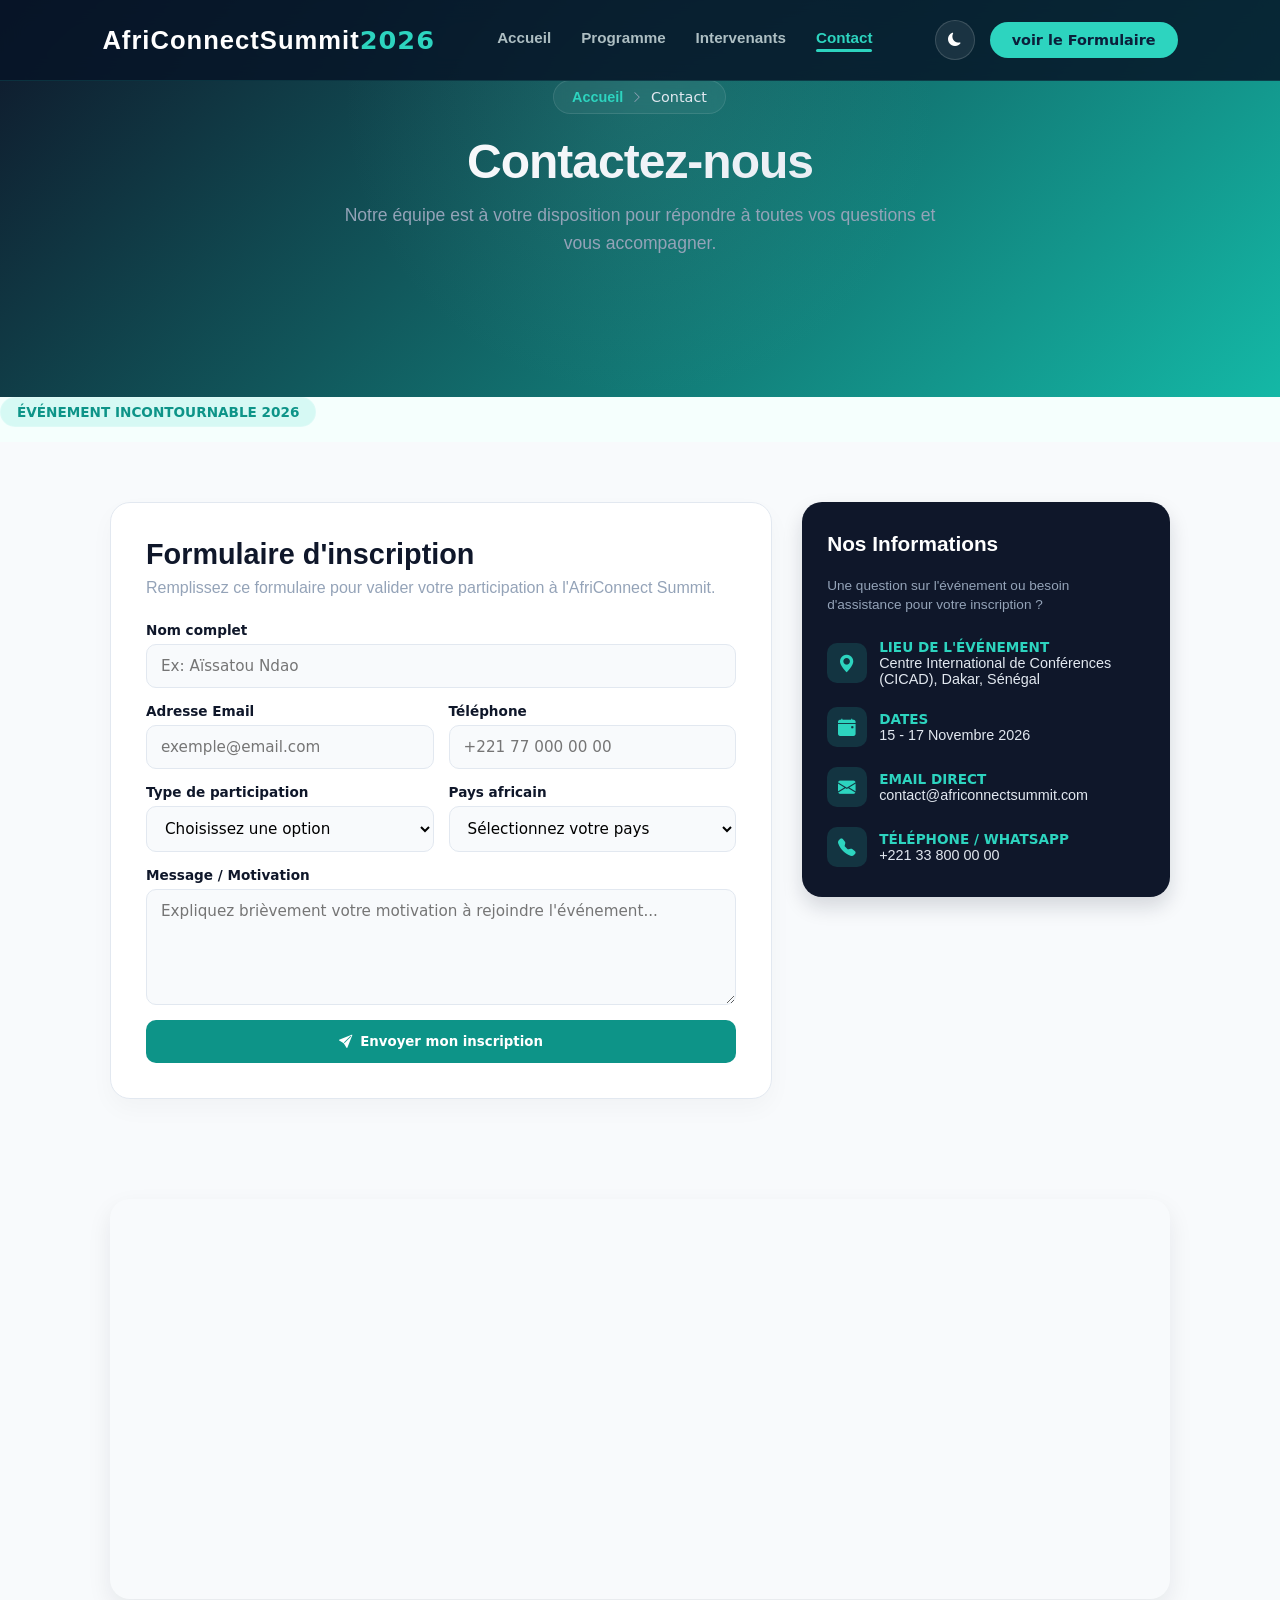
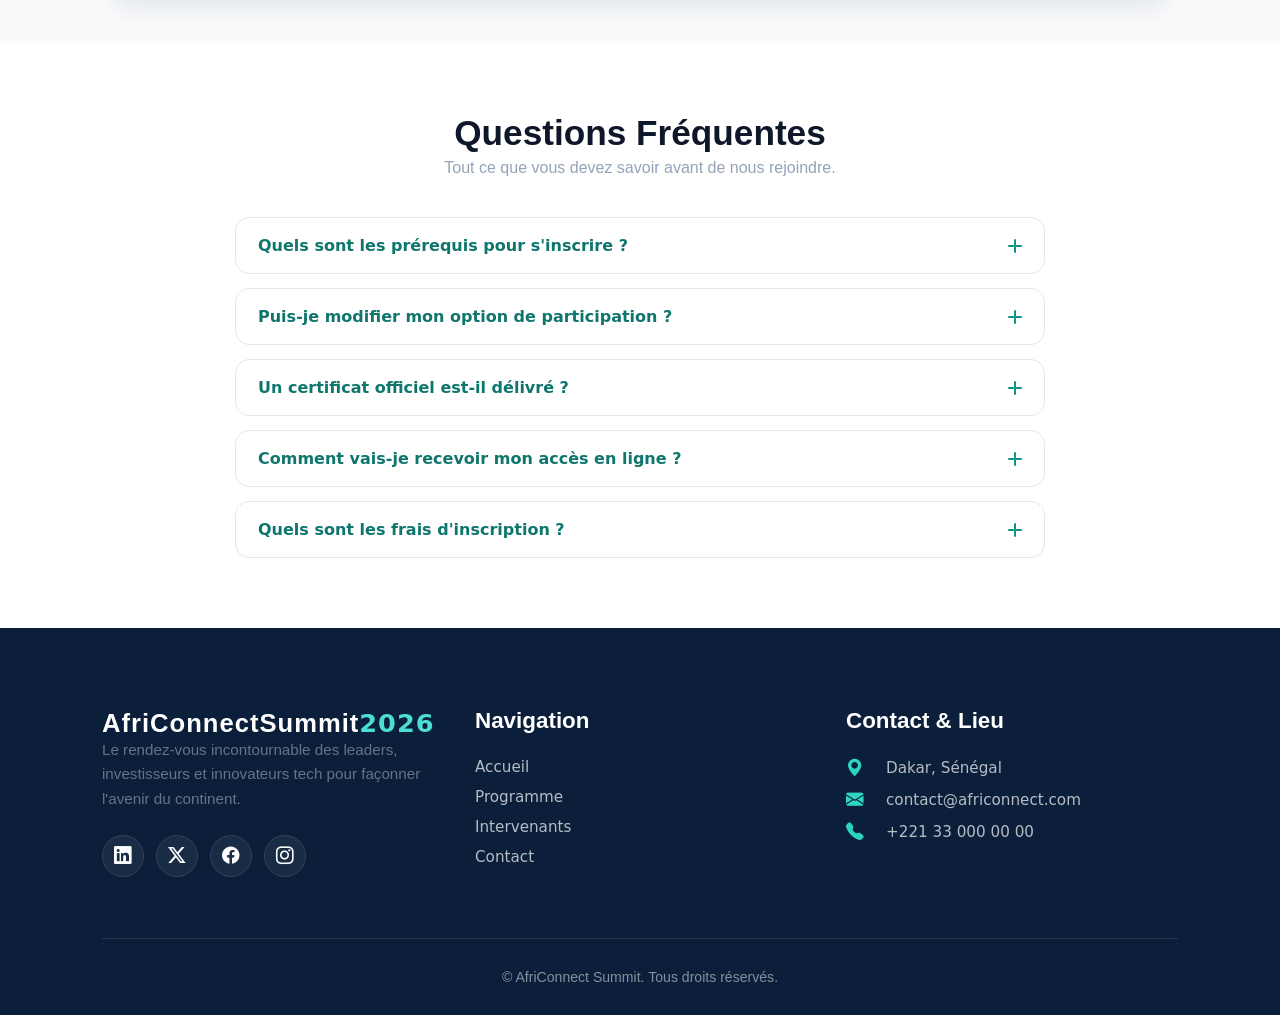
<file: contact.html>
<!DOCTYPE html>
<html lang="en">
<head>
    <meta charset="UTF-8">
    <meta name="viewport" content="width=device-width, initial-scale=1.0">
    <title>Contact</title>
      <!-- feuille de style -->
    <link rel="stylesheet" href="css/style.css">
    <link rel="stylesheet" href="https://cdn.jsdelivr.net/npm/bootstrap-icons@1.11.3/font/bootstrap-icons.min.css">
     <link href="https://fonts.googleapis.com/css2?family=Inter:wght@400;500;600;700&family=Space+Grotesk:wght@500;600;700&display=swap" rel="stylesheet">
</head>
<body>
     <header class="barre-navigation">
    <div class="conteneur-navigation">
      <a href="index.html" class="logo-marque"> <div class="logo">AfriConnectSummit<span>2026</span></div></a>
       <button id="bouton-burger" class="bouton-burger" aria-label="Ouvrir le menu">
      <span class="barre"></span>
      <span class="barre"></span>
      <span class="barre"></span>
    </button>
      <nav class="liens-menu">
        <a href="index.html">Accueil</a>
        <a href="programme.html" >Programme</a>
        <a href="intervenants.html">Intervenants</a>
        <a href="contact.html"class="actuel">Contact</a>
      </nav>

      <div class="actions-navigation">
        <button id="bouton-theme" class="bouton-theme" aria-label="Changer de thème">
          <i class="bi bi-moon-fill"></i>
        </button>
        <a href="index.html#billetterie" class="bouton-pass">voir le Formulaire</a>
      </div>
    </div>
  </header>
  <!-- Section HERO / Fil d'Ariane avec Dégradé Pro -->
<section class="contact-hero">
  <div class="hero-overlay"></div>
  <div class="container contacthero-content">
    
    <!-- Fil d'Ariane -->
    <nav class="breadcrumb section-animee">
      <a href="index.html">Accueil</a> 
      <span class="breadcrumb-separator"><i class="bi bi-chevron-right"></i></span> 
      <span class="current-page  section-animee">Contact</span>
    </nav>
    
    <!-- Titre Principal -->
    <h1 class="section-animee">Contactez-nous</h1>
    <p class="hero-subtitle  section-animee">Notre équipe est à votre disposition pour répondre à toutes vos questions et vous accompagner.</p>
    
  </div>
</section>

<!-- Grande Image sous le Hero -->
<!-- <div class="hero-image-wrapper">
  <div class="container">
    <div class="image-box">
      <img src="images/image africonnect.png" alt="Équipe AfriConnect Summit" class="hero-img">
    </div>
  </div>
</div> -->
  <span class="badge">Événement Incontournable 2026</span>
  <!-- Section Contact / Inscription -->
<section class="contact-section">
  <div class="container contact-wrapper">
    
    <!-- Colonne Gauche : Formulaire (Plus large) -->
    <div class="contact-form-container section-animee">
      <h2>Formulaire d'inscription</h2>
      <p>Remplissez ce formulaire pour valider votre participation à l'AfriConnect Summit.</p>
       <div id="form-message" class="form-message"></div>
      <form action="#" method="POST" class="contact-form">
        
        <div class="form-group">
          <label for="fullname">Nom complet</label>
          <input type="text" id="fullname" name="fullname" placeholder="Ex: Aïssatou Ndao" required>
        </div>

        <div class="form-row">
          <div class="form-group">
            <label for="email">Adresse Email</label>
            <input type="email" id="email" name="email" placeholder="exemple@email.com" required>
          </div>

          <div class="form-group">
            <label for="phone">Téléphone</label>
            <input type="tel" id="phone" name="phone" placeholder="+221 77 000 00 00" required>
          </div>
        </div>

        <div class="form-row">
          <div class="form-group">
            <label for="participation">Type de participation</label>
            <select id="participation" name="participation" required>
              <option value="" disabled selected>Choisissez une option</option>
              <option value="participant">Participant / Visiteur</option>
              <option value="speaker">Intervenant / Speaker</option>
              <option value="sponsor">Sponsor / Partenaire</option>
              <option value="exposant">Exposant</option>
              <option value="presse">Presse / Média</option>
            </select>
          </div>

          <div class="form-group">
            <label for="country">Pays africain</label>
            <select id="country" name="country" required>
              <option value="" disabled selected>Sélectionnez votre pays</option>
              <option value="senegal">Sénégal</option>
              <option value="cote-divoire">Côte d'Ivoire</option>
              <option value="cameroun">Cameroun</option>
              <option value="mali">Mali</option>
              <option value="maroc">Maroc</option>
              <option value="rwanda">Rwanda</option>
              <option value="nigeria">Nigéria</option>
              <option value="kenya">Kenya</option>
              <option value="ghana">Ghana</option>
              <option value="rdc">RDC (Congo)</option>
              <option value="autre">Autre pays</option>
            </select>
          </div>
        </div>

        <div class="form-group">
          <label for="message">Message / Motivation</label>
          <textarea id="message" name="message" rows="5" placeholder="Expliquez brièvement votre motivation à rejoindre l'événement..." required></textarea>
        </div>

        <button type="submit" class="btn-submit">
          <i class="bi bi-send-fill"></i> Envoyer mon inscription
        </button>

      </form>
    </div>

    <!-- Colonne Droite : Informations de contact avec icônes Bootstrap -->
    <div class="contact-info-container">
      <h3>Nos Informations </h3>
      <p class="info-description">Une question sur l'événement ou besoin d'assistance pour votre inscription ?</p>

      <div class="info-item">
        <div class="info-icon">
          <i class="bi bi-geo-alt-fill"></i>
        </div>
        <div>
          <h4>Lieu de l'événement</h4>
          <p>Centre International de Conférences (CICAD), Dakar, Sénégal</p>
        </div>
      </div>

      <div class="info-item">
        <div class="info-icon">
          <i class="bi bi-calendar-event-fill"></i>
        </div>
        <div>
          <h4>Dates</h4>
          <p>15 - 17 Novembre 2026</p>
        </div>
      </div>

      <div class="info-item">
        <div class="info-icon">
          <i class="bi bi-envelope-fill"></i>
        </div>
        <div>
          <h4>Email Direct</h4>
          <p>contact@africonnectsummit.com</p>
        </div>
      </div>

      <div class="info-item">
        <div class="info-icon">
          <i class="bi bi-telephone-fill"></i>
        </div>
        <div>
          <h4>Téléphone / WhatsApp</h4>
          <p>+221 33 800 00 00</p>
        </div>
      </div>

    </div>

  </div>
</section>
<!-- Section Carte Google Maps -->
<section class="map-section">
  <div class="container map-container">
    <iframe 
      src="https://www.google.com/maps/embed?pb=!1m18!1m12!1m3!1d15431.396863266205!2d-17.528383!3d14.742352!2m3!1f0!2f0!3f0!3m2!1i1024!2i768!4f13.1!3m3!1m2!1s0xec1133333333333%3A0x1111111111111111!2sLes%20Almadies%2C%20Dakar!5e0!3m2!1sfr!2ssn!4v1700000000000!5m2!1sfr!2ssn" 
      class="google-map"
      allowfullscreen="" 
      loading="lazy" 
      referrerpolicy="no-referrer-when-downgrade">
    </iframe>
  </div>
</section>



  
  <!-- FAQ PREMIUM (CSS PUR) -->
  <section class="section-faq">
    <h2 class="faq-titre">Questions Fréquentes</h2>
    <p class="faq-sous-titre">Tout ce que vous devez savoir avant de nous rejoindre.</p>

    <div class="accordeon-ensemble">
      
      <!-- Q1 -->
      <div class="accordeon-element">
        <input type="checkbox" id="faq-1" class="accordeon-state">
        <label for="faq-1" class="accordeon-entete">
          <span>Quels sont les prérequis pour s'inscrire ?</span>
          <span class="accordeon-icone"></span>
        </label>
        <div class="accordeon-corps">
          <div class="accordeon-contenu">
            <p>L'inscription est totalement accessible à tous. Il vous suffit de renseigner des informations exactes via notre formulaire afin que nous puissions valider votre présence.</p>
          </div>
        </div>
      </div>

      <!-- Q2 -->
      <div class="accordeon-element">
        <input type="checkbox" id="faq-2" class="accordeon-state">
        <label for="faq-2" class="accordeon-entete">
          <span>Puis-je modifier mon option de participation ?</span>
          <span class="accordeon-icone"></span>
        </label>
        <div class="accordeon-corps">
          <div class="accordeon-contenu">
            <p>Absolument. Un simple courriel adressé à notre support jusqu'à 48 heures avant l'événement vous permet de changer d'option (Passage de distanciel à présentiel selon disponibilités).</p>
          </div>
        </div>
      </div>

      <!-- Q3 -->
      <div class="accordeon-element">
        <input type="checkbox" id="faq-3" class="accordeon-state">
        <label for="faq-3" class="accordeon-entete">
          <span>Un certificat officiel est-il délivré ?</span>
          <span class="accordeon-icone"></span>
        </label>
        <div class="accordeon-corps">
          <div class="accordeon-contenu">
            <p>Oui, une attestation nominative sécurisée est transmise au format PDF à l'issue de la session pour l'ensemble des participants ayant assisté au programme.</p>
          </div>
        </div>
      </div>

      <!-- Q4 -->
      <div class="accordeon-element">
        <input type="checkbox" id="faq-4" class="accordeon-state">
        <label for="faq-4" class="accordeon-entete">
          <span>Comment vais-je recevoir mon accès en ligne ?</span>
          <span class="accordeon-icone"></span>
        </label>
        <div class="accordeon-corps">
          <div class="accordeon-contenu">
            <p>Un lien d'accès personnel ainsi que les identifiants de connexion vous seront envoyés directement par e-mail 24 heures avant l'ouverture du direct.</p>
          </div>
        </div>
      </div>

      <!-- Q5 -->
      <div class="accordeon-element">
        <input type="checkbox" id="faq-5" class="accordeon-state">
        <label for="faq-5" class="accordeon-entete">
          <span>Quels sont les frais d'inscription ?</span>
          <span class="accordeon-icone"></span>
        </label>
        <div class="accordeon-corps">
          <div class="accordeon-contenu">
            <p>L'accès standard à la conférence est entièrement gratuit. La réservation préalable demeure néanmoins obligatoire afin de garantir la qualité des échanges.</p>
          </div>
        </div>
      </div>

    </div>
  </section>

    
<!-- FOOTER -->
  <footer class="pied-de-page">
    <div class="conteneur-footer">
      
      <div class="colonne-footer section-animee">
        <div class="logo">AfriConnectSummit<span>2026</span></div>
        <p class="texte-propos">
          Le rendez-vous incontournable des leaders, investisseurs et innovateurs tech pour façonner l'avenir du continent.
        </p>
        <div class="reseaux-sociaux">
          <a href="#" aria-label="LinkedIn"><i class="bi bi-linkedin"></i></a>
          <a href="#" aria-label="X (Twitter)"><i class="bi bi-twitter-x"></i></a>
          <a href="#" aria-label="Facebook"><i class="bi bi-facebook"></i></a>
          <a href="#" aria-label="Instagram"><i class="bi bi-instagram"></i></a>
        </div>
      </div>

      <div class="colonne-footer section-animee">
        <h3 class="titre-colonne">Navigation</h3>
        <ul class="liens-navigation">
          <li><a href="index.html">Accueil</a></li>
          <li><a href="programme.html">Programme</a></li>
          <li><a href="intervenants.html">Intervenants</a></li>
          <li><a href="contact.html">Contact</a></li>
        </ul>
      </div>

      <div class="colonne-footer section-animee">
        <h3 class="titre-colonne">Contact & Lieu</h3>
        <ul class="liste-contact">
          <li><i class="bi bi-geo-alt-fill"></i> Dakar, Sénégal</li>
          <li><i class="bi bi-envelope-fill"></i> contact@africonnect.com</li>
          <li><i class="bi bi-telephone-fill"></i> +221 33 000 00 00</li>
        </ul>
      </div>

    </div>

    <div class="bas-de-page">
      <p>© <span id="annee-courante"></span> AfriConnect Summit. Tous droits réservés.</p>
      <button id="bouton-retour-haut" class="bouton-retour-haut" aria-label="Retour en haut de la page">
        <i class="bi bi-arrow-up"></i>
      </button>
    </div>
  </footer>  


     <!--  script JavaScript -->
 <script src="js/main.js"></script>

</body>
</html>
</file>
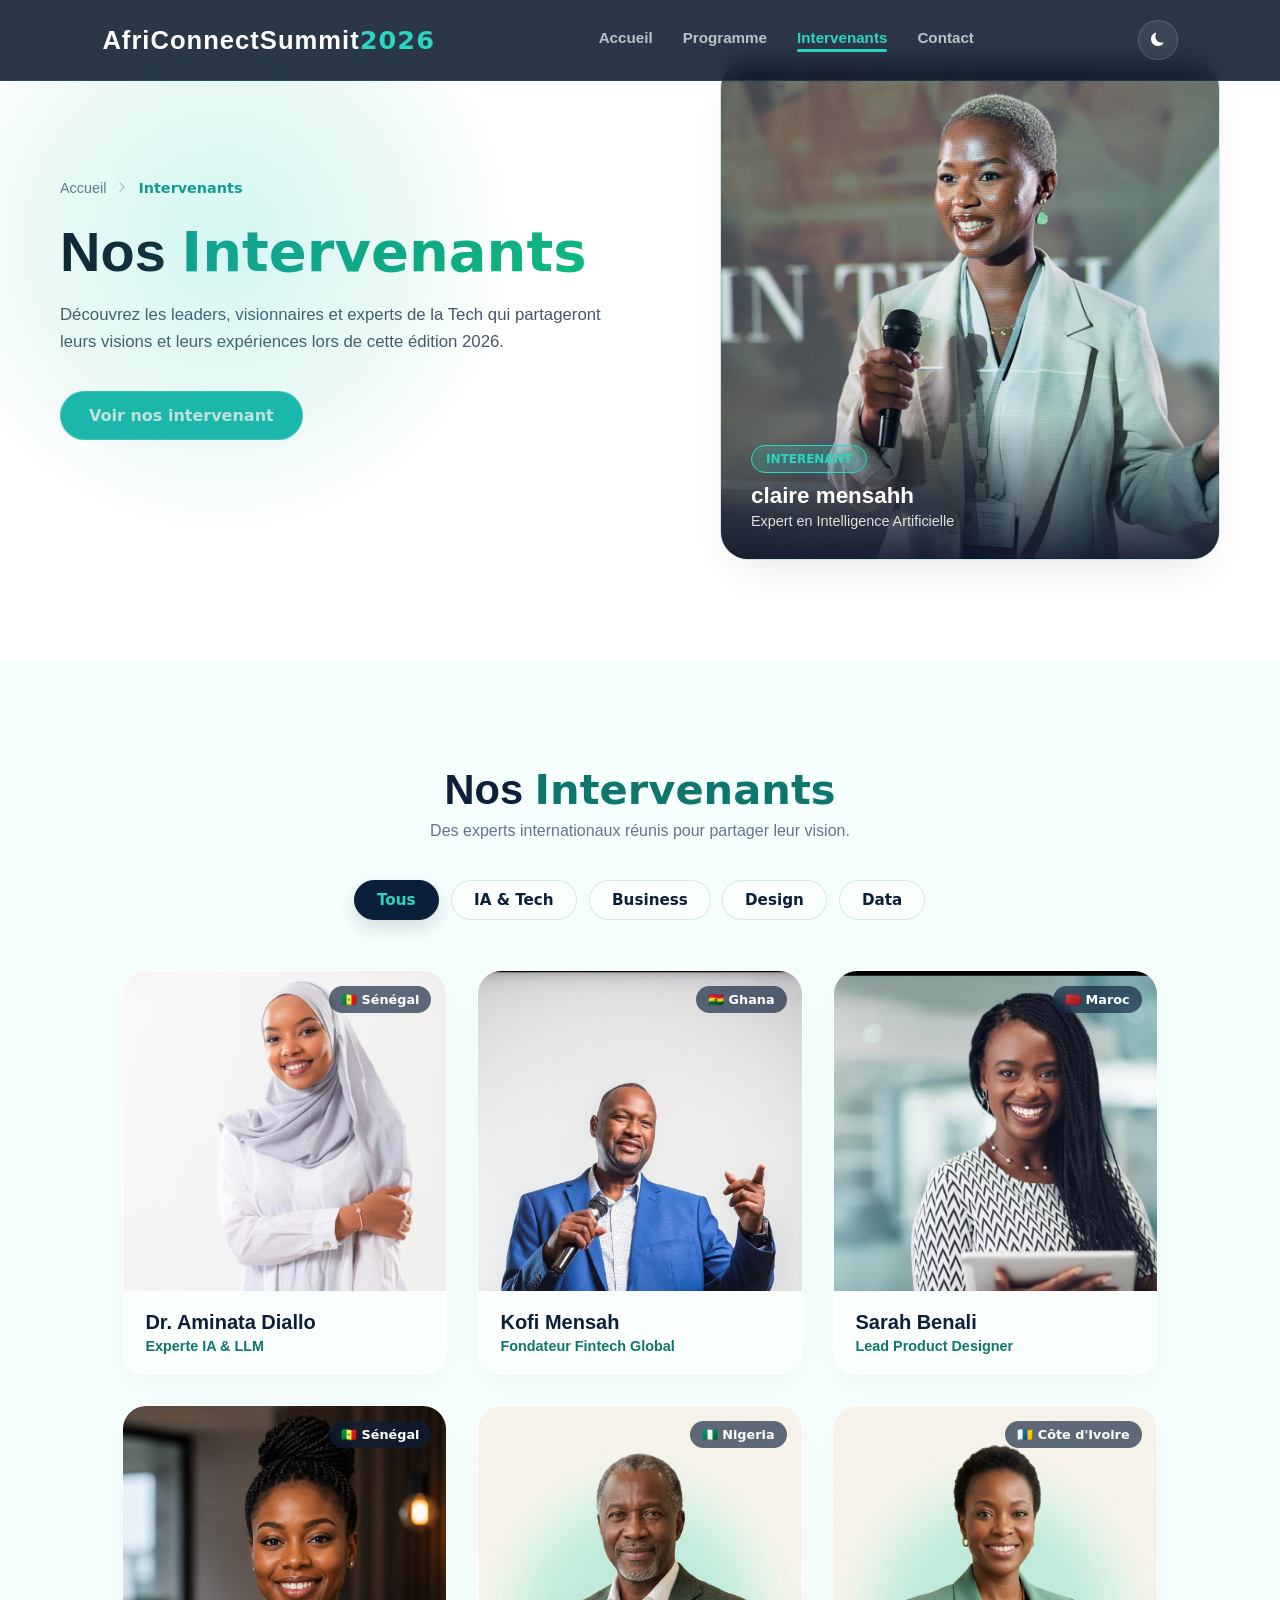
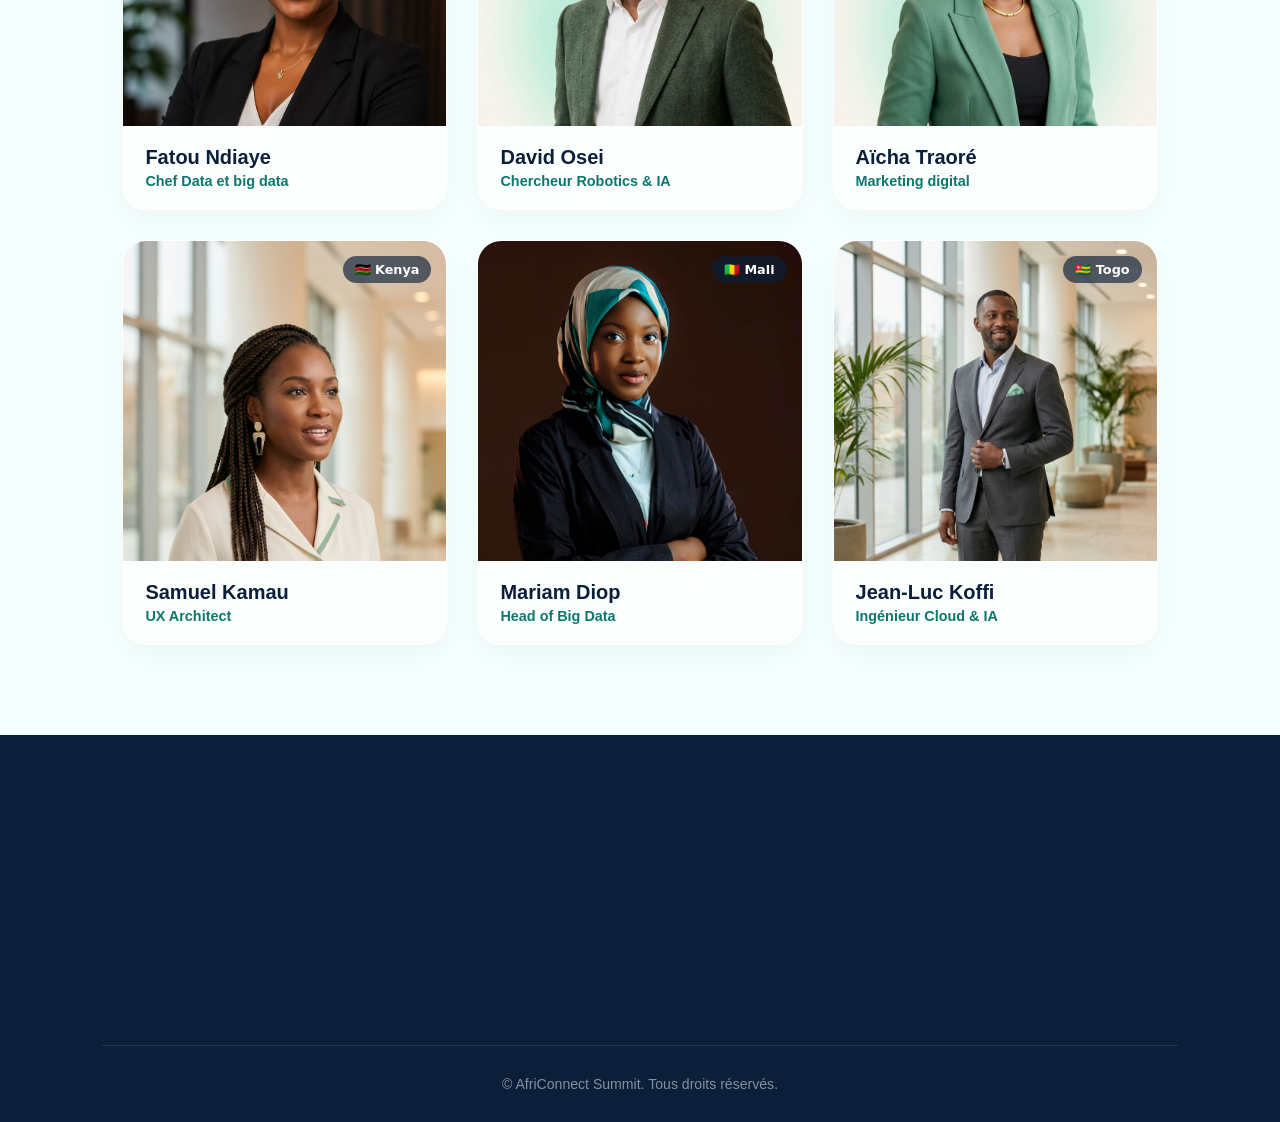
<file: intervenants.html>
<!DOCTYPE html>
<html lang="en">
<head>
    <meta charset="UTF-8">
    <meta name="viewport" content="width=device-width, initial-scale=1.0">
    <title>intervenants</title>
      <!-- feuille de style -->
    <link rel="stylesheet" href="css/style.css">
    <link rel="stylesheet" href="https://cdn.jsdelivr.net/npm/bootstrap-icons@1.11.3/font/bootstrap-icons.min.css">
    <link href="https://fonts.googleapis.com/css2?family=Inter:wght@400;500;600;700&family=Space+Grotesk:wght@500;600;700&display=swap" rel="stylesheet">
</head>
<body>
    
 <!-- BARRE DE NAVIGATION -->
  <header class="barre-navigation">
    <div class="conteneur-navigation">
      <a href="index.html" class="logo-marque"> <div class="logo">AfriConnectSummit<span>2026</span></div></a>
       <button id="bouton-burger" class="bouton-burger" aria-label="Ouvrir le menu">
      <span class="barre"></span>
      <span class="barre"></span>
      <span class="barre"></span>
    </button>
      <nav class="liens-menu">
        <a href="index.html">Accueil</a>
        <a href="programme.html" >Programme</a>
        <a href="intervenants.html"class="actuel">Intervenants</a>
        <a href="contact.html">Contact</a>
      </nav>

      <div class="actions-navigation">
        <button id="bouton-theme" class="bouton-theme" aria-label="Changer de thème">
          <i class="bi bi-moon-fill"></i>
        </button>
        <!-- <a href="index.html#billetterie" class="bouton-pass">voir les intervenants</a> -->
      </div>
    </div>
  </header>

<!-- HERO INTERVENANTS (Isolé dans la classe page-intervenants) -->
<section class="intervenants-hero section-animee">
  <div class="intervenants-hero-container">
    
    <!-- Cercle dégradé vert en arrière-plan -->
    <div class="intervenants-glow-circle"></div>

    <!-- Contenu Gauche -->
    <div class="intervenants-hero-content">
      
      <!-- Fil d'Ariane -->
      <nav class="intervenants-breadcrumb">
        <a href="index.html">Accueil</a>
        <i class="bi bi-chevron-right"></i>
        <span class="intervenants-breadcrumb-active">Intervenants</span>
      </nav>

      <!-- Grand Titre -->
      <h1 class="intervenants-hero-title">
        Nos <span class="intervenants-title-highlight">Intervenants</span>
      </h1>
      
      <p class="intervenants-hero-text">
        Découvrez les leaders, visionnaires et experts de la Tech qui partageront leurs visions et leurs expériences lors de cette édition 2026.
      </p>
      
      <!-- Boutons -->
      <div class="intervenants-hero-buttons">
       
        <a href="#programme" class="btn-secondary">Voir  nos intervenant</a>
      </div>
    </div>

    <!-- Contenu Droit : Carte Image -->
    <div class="intervenants-image-card ">
      <img src="images/interenant.jpg" alt="Speaker Keynote">
      <div class="intervenants-card-overlay">
        <span class="intervenants-badge">interenant</span>
        <h3>claire mensahh</h3>
        <p>Expert en Intelligence Artificielle</p>
      </div>
    </div>

  </div>
</section>

  
<section id="intervenants" class="section-intervenants  section-animee">
  <div class="conteneur-intervenants">
    
    <div class="en-tete-intervenants">
      <h2>Nos <span class="texte-degrade">Intervenants</span></h2>
      <p>Des experts internationaux réunis pour partager leur vision.</p>
    </div>

    <!-- BOUTONS DE FILTRAGE DYNAMIQUE -->
    <div class="filtres-container">
      <button class="btn-filtre actif  section-animee" data-filter="tous">Tous</button>
      <button class="btn-filtre  section-animee" data-filter="ia">IA & Tech</button>
      <button class="btn-filtre section-animee" data-filter="business">Business</button>
      <button class="btn-filtre section-animee" data-filter="design">Design</button>
      <button class="btn-filtre section-animee" data-filter="data">Data</button>
    </div>

    <!-- GRILLE DE 9 INTERVENANTS -->
    <div class="grille-intervenants">
      
      <!-- Speaker 1 -->
      <article class="carte-speaker" data-category="ia">
        <div class="speaker-photo-wrapper">
          <img src="images/amina.jpeg" alt="Dr. Aminata Diallo" class="speaker-photo" loading="lazy">
          <span class="speaker-pays">🇸🇳 Sénégal</span>
        </div>
        <div class="speaker-infos">
          <h3 class="speaker-nom">Dr. Aminata Diallo</h3>
          <p class="speaker-role">Experte IA & LLM</p>
        </div>
      </article>

      <!-- Speaker 2 -->
      <article class="carte-speaker" data-category="business">
        <div class="speaker-photo-wrapper">
          <img src="images/professeur.jpeg" alt="Kofi Mensah" class="speaker-photo" loading="lazy">
          <span class="speaker-pays">🇬🇭 Ghana</span>
        </div>
        <div class="speaker-infos">
          <h3 class="speaker-nom">Kofi Mensah</h3>
          <p class="speaker-role">Fondateur Fintech Global</p>
        </div>
      </article>

      <!-- Speaker 3 -->
      <article class="carte-speaker" data-category="design">
        <div class="speaker-photo-wrapper">
          <img src="images/claire.jpeg" alt="Sarah Benali" class="speaker-photo" loading="lazy">
          <span class="speaker-pays">🇲🇦 Maroc</span>
        </div>
        <div class="speaker-infos">
          <h3 class="speaker-nom">Sarah Benali</h3>
          <p class="speaker-role">Lead Product Designer</p>
        </div>
      </article>

      <!-- Speaker 4 -->
      <article class="carte-speaker" data-category="data">
        <div class="speaker-photo-wrapper">
          <img src="images/fatou.jpeg" alt="Fatou Ndiaye" class="speaker-photo" loading="lazy">
          <span class="speaker-pays">🇸🇳 Sénégal</span>
        </div>
        <div class="speaker-infos">
          <h3 class="speaker-nom">Fatou Ndiaye</h3>
          <p class="speaker-role">Chef Data et big data</p>
        </div>
      </article>

      <!-- Speaker 5 -->
      <article class="carte-speaker" data-category="ia">
        <div class="speaker-photo-wrapper">
          <img src="images/prof2.png" alt="David Osei" class="speaker-photo" loading="lazy">
          <span class="speaker-pays">🇳🇬 Nigeria</span>
        </div>
        <div class="speaker-infos">
          <h3 class="speaker-nom">David Osei</h3>
          <p class="speaker-role">Chercheur Robotics & IA</p>
        </div>
      </article>

      <!-- Speaker 6 -->
      <article class="carte-speaker" data-category="business">
        <div class="speaker-photo-wrapper">
          <img src="images/intervenant.png" alt="Aïcha Traoré" class="speaker-photo" loading="lazy">
          <span class="speaker-pays">🇮🇨 Côte d'Ivoire</span>
        </div>
        <div class="speaker-infos">
          <h3 class="speaker-nom">Aïcha Traoré</h3>
          <p class="speaker-role">Marketing digital</p>
        </div>
      </article>

      <!-- Speaker 7 -->
      <article class="carte-speaker" data-category="design">
        <div class="speaker-photo-wrapper">
          <img src="images/saratou.png" alt="Samuel Kamau" class="speaker-photo" loading="lazy">
          <span class="speaker-pays">🇰🇪 Kenya</span>
        </div>
        <div class="speaker-infos">
          <h3 class="speaker-nom">Samuel Kamau</h3>
          <p class="speaker-role">UX Architect</p>
        </div>
      </article>

      <!-- Speaker 8 -->
      <article class="carte-speaker" data-category="data">
        <div class="speaker-photo-wrapper">
          <img src="images/Astou.jpeg" alt="Mariam Diop" class="speaker-photo" loading="lazy">
          <span class="speaker-pays">🇲🇱 Mali</span>
        </div>
        <div class="speaker-infos">
          <h3 class="speaker-nom">Mariam Diop</h3>
          <p class="speaker-role">Head of Big Data</p>
        </div>
      </article>

      <!-- Speaker 9 -->
      <article class="carte-speaker" data-category="ia">
        <div class="speaker-photo-wrapper">
          <img src="images/Aline.png" alt="Jean-Luc Koffi" class="speaker-photo" loading="lazy">
          <span class="speaker-pays">🇹🇬 Togo</span>
        </div>
        <div class="speaker-infos">
          <h3 class="speaker-nom">Jean-Luc Koffi</h3>
          <p class="speaker-role">Ingénieur Cloud & IA</p>
        </div>
      </article>

    </div>

  </div>
</section>
 <footer class="pied-de-page">
    <div class="conteneur-footer">
      
      <div class="colonne-footer  section-animee">
        <div class="logo">AfriConnectSummit<span>2026</span></div>
        <p class="texte-propos">
          Le rendez-vous incontournable des leaders, investisseurs et innovateurs tech pour façonner l'avenir du continent.
        </p>
        <div class="reseaux-sociaux">
          <a href="#" aria-label="LinkedIn"><i class="bi bi-linkedin"></i></a>
          <a href="#" aria-label="X (Twitter)"><i class="bi bi-twitter-x"></i></a>
          <a href="#" aria-label="Facebook"><i class="bi bi-facebook"></i></a>
          <a href="#" aria-label="Instagram"><i class="bi bi-instagram"></i></a>
        </div>
      </div>

      <div class="colonne-footer section-animee">
        <h3 class="titre-colonne">Navigation</h3>
        <ul class="liens-navigation">
          <li><a href="index.html">Accueil</a></li>
          <li><a href="programme.html">Programme</a></li>
          <li><a href="intervenants.html">Intervenants</a></li>
          <li><a href="contact.html">Contact</a></li>
        </ul>
      </div>

      <div class="colonne-footer section-animee">
        <h3 class="titre-colonne">Contact & Lieu</h3>
        <ul class="liste-contact">
          <li><i class="bi bi-geo-alt-fill"></i> Dakar, Sénégal</li>
          <li><i class="bi bi-envelope-fill"></i> contact@africonnect.com</li>
          <li><i class="bi bi-telephone-fill"></i> +221 33 000 00 00</li>
        </ul>
      </div>

    </div>

    <div class="bas-de-page">
      <p>© <span id="annee-courante"></span> AfriConnect Summit. Tous droits réservés.</p>
      <button id="bouton-retour-haut" class="bouton-retour-haut" aria-label="Retour en haut de la page">
        <i class="bi bi-arrow-up"></i>
      </button>
    </div>
  </footer>


     <!--  script JavaScript -->
  <script src="js/main.js" ></script>

</body>
</html>
</file>
<file: css/style.css>
/* Reset basique */
* {
  margin: 0;
  padding: 0;
  box-sizing: border-box;
  font-family: 'Segoe UI', Roboto, Helvetica, Arial, sans-serif;
}

body {
  background-color: #0b0f12;
  color: #ffffff;
}

/* =========================================================
   ACCUEIL - DÉGRADÉ VERT MENTHE
   ========================================================= */
.hero-section {
  min-height: 90vh;
  width: 100%;
  
  /* Dégradé vert menthe radial vers le bas à droite */
  background: radial-gradient(
    circle at 85% 85%, 
    #257f77 0%,        /* Vert menthe vif */
    #248c99 30%,       /* Vert profond */
    #013937 60%,       /* Vert très sombre */
    #090d10 100%       /* Noir de fond */
  );
  
  display: flex;
  flex-direction: column;
  padding: 20px 8%;
  position: relative;
}

/* --- NAVIGATION --- */
.navbar {
  display: flex;
  justify-content: space-between;
  align-items: center;
  padding: 20px 0;
}

.logo {
  font-size: 1.6rem;
  font-weight: 800;
  letter-spacing: 1px;
}

.logo span {
  color: #4aded7;
}
.Afrique {
  color: #45d0cb;
}


/* --- CONTENU --- */
.hero-content {
  max-width: 750px;
  margin: auto 0;
  padding-top: 55px;
  padding-bottom: 20px;
}

.badge {
  display: inline-block;
  background: rgba(255, 255, 255, 0.08);
  border: 1px solid rgba(255, 255, 255, 0.15);
  padding: 8px 16px;
  border-radius: 20px;
  font-size: 0.85rem;
  color: #e2e8f0;
  margin-bottom: 24px;
}

.hero-content h1 {
  font-size: 3.5rem;
  line-height: 1.3;

  font-weight: 900;
  color: #ffffff;
  margin-bottom: 20px;
}

.hero-content p {
  font-size: 1.1rem;
  color: #cbd5e1;
  margin-bottom: 30px;
  line-height: 1.6;
}

/* --- BOUTONS --- */
.hero-buttons {
  display: flex;
  gap: 15px;
  margin-bottom: 35px; /* Espace avant le compteur */
}

.btn-secondary {
  background-color:  #4bd5ce  ;
  color: #000000;
  padding: 14px 28px;
  border-radius: 25px;
  text-decoration: none;
  font-weight: 600;
  transition: transform 0.2s, background-color 0.2s;
}



.btn-secondary {
  background:  #1db7af ;
  color: #cee6e4;
  padding: 14px 28px;
  border-radius: 25px;
  text-decoration: none;
  font-weight: 600;
  backdrop-filter: blur(10px);
  border: 1px solid rgba(255, 255, 255, 0.15);
  transition: background 0.2s;
}

.btn-secondary:hover {
  background: rgba(255, 255, 255, 0.2);
}

/* =========================================================
   COMPTEUR TRANSPARENT (EFFECT GLASS) */
.countdown-container {
  flex: 0 0 450px; /* Largeur agrandie calée à droite */
  background: rgba(255, 255, 255, 0.08);
  border: 1px solid rgba(255, 255, 255, 0.18);
  backdrop-filter: blur(12px); /* Effet de verre */
  border-radius: 24px;
  padding: 14px 25px;
  text-align: center;
  box-shadow: 0 20px 40px rgba(0, 0, 0, 0.25);
}

.countdown-title {
  display: block;
  font-size: 0.9rem;
  font-weight: 700;
  letter-spacing: 2px;
  color: #2dd4bf; /* Couleur menthe/turquoise de ton site */
  margin-bottom: 20px;
  text-transform: uppercase;
}

.countdown-timer {
  display: flex;
  justify-content: space-between;
  align-items: center;
  gap: 10px;
}

.time-box {
  display: flex;
  flex-direction: column;
  align-items: center;
  flex: 1;
}

/* Style des icônes au-dessus */
.timer-icon {
  font-size: 1.7rem;
  color: #060f1c;
  margin-bottom: 8px;
}

/* Chiffres agrandis */
.time-box .number {
  font-size: 2.8rem; /* Chiffres gros et très lisibles */
  font-weight: 800;
  color: #ffffff;
  line-height: 1;
  margin-bottom: 6px;
}

.time-box .label {
  font-size: 0.8rem;
  color: rgba(255, 255, 255, 0.7);
  text-transform: uppercase;
  letter-spacing: 1px;
}

/* ------------------------------------------
   RESPONSIVE (Passage l'un sous l'autre sur mobile)
   ------------------------------------------ */
@media (max-width: 992px) {
  .hero-container {
    flex-direction: column;
    text-align: center;
  }

  .hero-content {
    max-width: 100%;
  }

  .countdown-container {
    width: 100%;
    max-width: 450px;
  }
}

:root {
    --bg: #f5fffd;              /* fond clair légèrement menthe */
    --card: #ffffff;            /* cartes blanches */
    --primary: #0f766e;         /* vert menthe foncé */
    --secondary: #2dd4bf;       /* vert menthe lumineux */
    --accent: #14b8a6;          /* accent turquoise */
    --dark-blue: #0b1f3a;       /* bleu nuit */
    --text: #0b1f3a;            /* texte bleu nuit */
    --muted: #64748b;           /* texte secondaire */
    --shadow: 0 15px 40px rgba(11,31,58,.15);

    /* Contour aqua adapté aux fonds clairs */
    --aqua-glow: #0d9488;       
}

/* --- SECTION STATISTIQUES PRO --- */
.pro-stats-section {
    padding: 100px 8%;
    background-color: var(--bg); /* Utilise maintenant le fond du root */
    display: flex;
    justify-content: center;
}

/* LE PANNEAU PRINCIPAL EN GLASSMORPHISM (ADAPTÉ AU FOND CLAIR) */
.pro-stats-panel {
    display: grid;
    grid-template-columns: repeat(4, 1fr);
    gap: 1px;
    
    /* Fond blanc translucide adapté au fond clair */
    background: #f5fffd ;
    backdrop-filter: blur(12px);
    -webkit-backdrop-filter: blur(12px);
    border-radius: 20px;
    
    /* Contour turquoise et ombre douce */
    border: 1px solid var(--accent);
    box-shadow: var(--shadow);
    
    overflow: hidden;
    width: 100%;
    max-width: 1200px;
}

/* STYLE DE CHAQUE ÉLÉMENT STATISTIQUE */
.pro-stat-item {
    display: flex;
    flex-direction: column;
    align-items: center;
    padding: 40px 30px;
    text-align: center;
    border-right: 1px solid rgba(15, 118, 110, 0.1); /* Séparation fine vert menthe */
    transition: background 0.3s ease;
}

.pro-stat-item:last-child {
    border-right: none;
}

.pro-stat-item:hover {
    background: rgba(255, 255, 255, 0.9);
}

/* STYLE DES ICÔNES BOOTSTRAP */
.pro-stat-icon {
    font-size: 1.8rem;
    color: var(--accent);
    margin-bottom: 20px;
  
}

/* STYLE DES DONNÉES CHIFFRÉES */
.pro-stat-data {
    display: flex;
    flex-direction: column;
    align-items: center;
}

/* Le chiffre animé (en bleu nuit / vert foncé pour la lisibilité) */
.pro-stat-number {
    font-size: 3.2rem;
    font-weight: 800;
    color: var(--text); /* Texte foncé lisible sur fond clair */
    line-height: 1;
    margin-bottom: 10px;
}

/* Le libellé du texte */
.pro-stat-label {
    font-size: 0.9rem;
    font-weight: 600;
    color: var(--muted); /* Couleur secondaire du root */
    text-transform: uppercase;
    letter-spacing: 1px;
    margin: 0;
}

/* --- RESPONSIVE --- */
@media (max-width: 992px) {
    .pro-stats-panel {
        grid-template-columns: repeat(2, 1fr);
    }
    .pro-stat-item:nth-child(2) {
        border-right: none;
    }
    .pro-stat-item:nth-child(1), .pro-stat-item:nth-child(2) {
        border-bottom: 1px solid rgba(15, 118, 110, 0.1);
    }
}

@media (max-width: 576px) {
    .pro-stats-panel {
        grid-template-columns: 1fr;
    }
    .pro-stat-item {
        border-right: none;
        border-bottom: 1px solid rgba(15, 118, 110, 0.1);
    }
    .pro-stat-item:last-child {
        border-bottom: none;
    }
}

/* Style de l'icône Bootstrap avec le cercle et l'ombre générés en CSS */
.pro-stat-icon {
    font-size: 1.8rem;
    color: var(--accent);
    position: relative;
    display: inline-flex;
    align-items: center;
    justify-content: center;
    
    width: 70px;                       /* Largeur du cercle */
    height: 70px;                      /* Hauteur du cercle */
    border-radius: 50%;                /* Cercle parfait */
    
    /* Fond menthe translucide + Ombre portée comme sur l'image */
    background: rgba(20, 184, 166, 0.12);
    box-shadow: 0 10px 25px rgba(15, 118, 110, 0.18);
    
    margin-bottom: 20px;
    transition: all 0.3s ease;
}

/* Effet au survol de la carte */
.pro-stat-item:hover .pro-stat-icon {
    background: rgba(45, 212, 191, 0.25);
    color: var(--primary);
    transform: translateY(-3px);
    box-shadow: 0 12px 30px rgba(15, 118, 110, 0.28);
}


/* ==========================================
   SECTION POURQUOI PARTICIPER (AVEC GRAND TITRE)
   ========================================== */

.section-pourquoi {
  padding: 80px 20px;
  background-color:var(--bg);
  text-align: center;
  font-family: system-ui, -apple-system, sans-serif;
}

/* Grand Titre Imposant */
.en-tete-pourquoi h2,
.en-tete-pourquoi h1 {
  font-size: 3.2rem; /* Titre beaucoup plus gros */
  color: #0f172a;
  font-weight: 900; /* Très gras */
  letter-spacing: -1px; /* Effet moderne tassé */
  margin-bottom: 16px;
  line-height: 1.15;
}

.en-tete-pourquoi p {
  color: #64748b;
  font-size: 1.15rem;
  margin-bottom: 55px;
  max-width: 650px;
  margin-left: auto;
  margin-right: auto;
}

/* Conteneur Flexbox */
.conteneur-pourquoi {
  display: flex;
  justify-content: center;
  gap: 30px;
  max-width: 1100px;
  margin: 0 auto;
}

/* Cartes */
.carte-pourquoi {
  flex: 1;
  background: var(--bg);
  border-radius: 24px;
  padding: 40px 25px;
  display: flex;
  flex-direction: column;
  align-items: center;
  text-align: center;
  box-shadow: 0 10px 30px rgba(0, 0, 0, 0.05);
  transition: transform 0.3s ease, box-shadow 0.3s ease;
}

.carte-pourquoi:hover {
  transform: translateY(-8px);
  box-shadow: 0 20px 40px rgba(0, 0, 0, 0.08);
}

/* Icônes */
.icone-box {
  width: 80px;
  height: 80px;
  border-radius: 50%;
  display: flex;
  align-items: center;
  justify-content: center;
  margin-bottom: 25px;
  font-size: 2.2rem;
  color: #ffffff;
  transition: transform 0.3s ease;
}

.carte-pourquoi:hover .icone-box {
  transform: scale(1.08);
}

/* ------------------------------------------
   DÉGRADÉS + OMBRES COLORÉES POP (GLOW EFFECT)
   ------------------------------------------ */

/* Carte 1 : Vert / Turquoise (avec ombre verte vive) */
.carte-pourquoi:nth-child(1) .icone-box {
  background: linear-gradient(135deg, #2dd4bf, #0d9488);
  box-shadow: 0 12px 25px rgba(13, 148, 136, 0.45);
}

/* Carte 2 : Orange / Jaune (avec ombre orange vive) */
.carte-pourquoi:nth-child(2) .icone-box {
  background: linear-gradient(135deg, #fbbf24, #f97316);
  box-shadow: 0 12px 25px rgba(249, 115, 22, 0.45);
}

/* Carte 3 : Violet (avec ombre violette vive) */
.carte-pourquoi:nth-child(3) .icone-box {
  background: linear-gradient(135deg, #c084fc, #9333ea);
  box-shadow: 0 12px 25px rgba(147, 51, 234, 0.45);
}

/* Textes */
.carte-pourquoi h3 {
  font-size: 1.3rem;
  color: #1e293b;
  margin-bottom: 15px;
  font-weight: 700;
  line-height: 1.3;
}

.carte-pourquoi p {
  font-size: 0.92rem;
  color: #64748b;
  line-height: 1.6;
  margin: 0;
}

/* Adaptabilité mobile */
@media (max-width: 900px) {
  .en-tete-pourquoi h2,
  .en-tete-pourquoi h1 {
    font-size: 2.2rem; /* Réduit un peu le titre sur écran mobile */
  }

  .conteneur-pourquoi {
    flex-direction: column;
    gap: 25px;
  }
}



/* SECTION GLOBALE */
.section-intervenants {
    padding: 100px 8%;
    background-color: var(--bg); /* Utilise ton fond de root clair */
}

/* EN-TÊTE */
.en-tete-intervenants {
    text-align: center;
    margin-bottom: 60px;
}

.badge-intervenants {
    background: rgba(20, 184, 166, 0.15);
    color: var(--primary);
    padding: 6px 18px;
    border-radius: 20px;
    font-size: 0.85rem;
    font-weight: 700;
    text-transform: uppercase;
    letter-spacing: 0.5px;
}

.en-tete-intervenants h2 {
    font-size: 2.5rem;
    color: var(--text);
    font-weight: 800;
    margin-top: 15px;
}

/* STRUCTURATION DE LA GRILLE DÉCALÉE (MASONRY 2 COLONNES) */
.grille-intervenants-asymetrique {
    display: grid;
    grid-template-columns: repeat(2, 1fr);
    gap: 45px;
    max-width: 1000px;
    margin: 0 auto 60px auto;
}

.colonne-intervenants {
    display: flex;
    flex-direction: column;
    gap: 55px; /* Espacement vertical entre 2 cartes d'une même colonne */
}

/* LE DÉCALAGE DE LA COLONNE GAUCHE (COMME SUR DRIBBBLE) */
.colonne-gauche {
    margin-top: 70px; /* C'est ce margin qui crée l'effet décalé vers le bas ! */
}

/* STRUCTURE D'UNE CARTE INTERVENANT */
.carte-intervenant {
    display: flex;
    flex-direction: column;
    transition: transform 0.4s cubic-bezier(0.16, 1, 0.3, 1);
}

.carte-intervenant:hover {
    transform: translateY(-8px);
}

/* LA PHOTO DE PROFIL GRAND FORMAT AVEC BORDS TRÈS ARRONDIS */
.conteneur-photo {
    width: 100%;
    height: 420px;
    border-radius: 28px; /* Style ultra moderne Dribbble */
    overflow: hidden;
    margin-bottom: 18px;
    box-shadow: var(--shadow);
    border: 1px solid rgba(15, 118, 110, 0.1);
    background-color: var(--card);
}

.conteneur-photo img {
    width: 100%;
    height: 100%;
    object-fit: cover;
    transition: transform 0.6s ease;
}

.carte-intervenant:hover .conteneur-photo img {
    transform: scale(1.05); /* Zoom doux au survol */
}

/* TEXTES EN DESSOUS DE LA PHOTO */
.info-intervenant {
    padding-left: 6px;
}

.info-intervenant h3 {
    font-size: 1.45rem;
    color: var(--text);
    font-weight: 800;
    margin: 0 0 4px 0;
    letter-spacing: -0.3px;
    transition: color 0.3s ease;
}

.carte-intervenant:hover .info-intervenant h3 {
    color: var(--primary);
}

.titre-intervenant {
    font-size: 0.95rem;
    color: var(--muted);
    font-weight: 500;
    margin: 0;
}

/* BOUTON DE REDIRECTION */
.action-intervenants {
    text-align: center;
}

.bouton-voir-plus {
    display: inline-flex;
    align-items: center;
    gap: 12px;
    background-color: var(--accent);
    color: #ffffff;
    padding: 16px 36px;
    border-radius: 50px;
    font-weight: 700;
    font-size: 1rem;
    text-decoration: none;
    box-shadow: 0 10px 25px rgba(15, 118, 110, 0.25);
    transition: all 0.3s ease;
}

.bouton-voir-plus:hover {
    background-color: var(--dark-blue);
    transform: translateY(-3px);
    box-shadow: 0 14px 30px rgba(11, 31, 58, 0.3);
}

.bouton-voir-plus i {
    font-size: 1.1rem;
    transition: transform 0.3s ease;
}

.bouton-voir-plus:hover i {
    transform: translateX(6px);
}

/* RESPONSIVE SMARTPHONE */
@media (max-width: 768px) {
    .grille-intervenants-asymetrique {
        grid-template-columns: 1fr;
        gap: 35px;
    }
    
    .colonne-gauche {
        margin-top: 0; /* Alignement standard sur mobile */
    }
    
    .conteneur-photo {
        height: 360px;
    }
}

:root {
    --bg: #f5fffd;              /* fond clair */
    --card: #ffffff;            
    --primary: #0f766e;         /* vert menthe foncé */
    --secondary: #2dd4bf;       
    --accent: #14b8a6;          /* accent turquoise */
    --dark-blue: #0b1f3a;       /* bleu nuit */
    --text: #0b1f3a;            
    --muted: #64748b;           
    --shadow: 0 15px 40px rgba(11,31,58,.15);
    --aqua-glow: #0d9488;       
}

/* FOOTER GLOBAL (FOND SOMBRE BLEU NUIT POUR UN BEAU CONTRASTE EN BAS) */
.pied-de-page {
    background-color: var(--dark-blue);
    color: #ffffff;
    padding: 80px 8% 30px 8%;
    position: relative;
}

/* CONTENEUR EN 3 COLONNES FLEXBOX */
.conteneur-footer {
    display: flex;
    flex-wrap: wrap;
    justify-content: space-between;
    gap: 40px;
    max-width: 1200px;
    margin: 0 auto;
    padding-bottom: 60px;
    border-bottom: 1px solid rgba(255, 255, 255, 0.1);
}

/* CHAQUE COLONNE */
.colonne-footer {
    flex: 1 1 280px; /* S'adapte proprement sur tous les écrans */
}

/* TITRES DE COLONNES */
.titre-colonne {
    font-size: 1.4rem;
    font-weight: 800;
    margin-bottom: 24px;
    color: #ffffff;
}

.titre-colonne span {
    color: var(--accent); /* Point vert sur le nom de marque */
}

.texte-propos {
    color: var(--muted);
    font-size: 0.95rem;
    line-height: 1.6;
    margin-bottom: 24px;
}

/* RÉSEAUX SOCIAUX */
.reseaux-sociaux {
    display: flex;
    gap: 12px;
}

.reseaux-sociaux a {
    width: 42px;
    height: 42px;
    border-radius: 50%;
    background: rgba(255, 255, 255, 0.06);
    border: 1px solid rgba(255, 255, 255, 0.1);
    color: #ffffff;
    display: flex;
    align-items: center;
    justify-content: center;
    font-size: 1.1rem;
    text-decoration: none;
    transition: all 0.3s ease;
}

.reseaux-sociaux a:hover {
    background: var(--accent);
    color: var(--dark-blue);
    transform: translateY(-4px);
    box-shadow: 0 8px 18px rgba(20, 184, 166, 0.35);
}

/* LIENS NAVIGATION (COLONNE 2) */
.liens-navigation {
    list-style: none;
    padding: 0;
    margin: 0;
}

.liens-navigation li {
    margin-bottom: 12px;
}

.liens-navigation a {
    color: rgba(255, 255, 255, 0.7);
    text-decoration: none;
    font-size: 0.95rem;
    transition: all 0.3s ease;
    display: inline-block;
}

.liens-navigation a:hover {
    color: var(--accent);
    transform: translateX(5px); /* Décalage fluide au survol */
}

/* INFORMATIONS DE CONTACT (COLONNE 3) */
.liste-contact {
    list-style: none;
    padding: 0;
    margin: 0;
}

.liste-contact li {
    display: flex;
    align-items: center;
    gap: 12px;
    color: rgba(255, 255, 255, 0.7);
    font-size: 0.95rem;
    margin-bottom: 16px;
}

.liste-contact i {
    color: var(--accent);
    font-size: 1.1rem;
}

.bas-de-page {
    display: grid;
    grid-template-columns: 1fr auto 1fr; /* 3 colonnes flexibles */
    align-items: center;
    max-width: 1200px;
    margin: 30px auto 0 auto;
    font-size: 0.88rem;
    color: rgba(255, 255, 255, 0.5);
}

.bas-de-page p {
    grid-column: 2; /* Place le texte dans la colonne du milieu */
    text-align: center;
    margin: 0;
}

.bouton-retour-haut {
    grid-column: 3; /* Place le bouton dans la colonne de droite */
    justify-self: end; /* Aligne le bouton tout à droite */
}

/* BOUTON RETOUR EN HAUT */
.bouton-retour-haut {
    width: 48px;
    height: 48px;
    border-radius: 50%;
    background-color: var(--primary);
    color: #ffffff;
    border: none;
    cursor: pointer;
    display: flex;
    align-items: center;
    justify-content: center;
    font-size: 1.2rem;
    box-shadow: 0 8px 20px rgba(0, 0, 0, 0.2);
    transition: all 0.3s ease;
}

.bouton-retour-haut:hover {
    background-color: var(--accent);
    color: var(--dark-blue);
    transform: translateY(-4px);
}

/* RESPONSIVE SMARTPHONE */
@media (max-width: 768px) {
    .conteneur-footer {
        flex-direction: column;
        gap: 35px;
    }
    .bas-de-page {
        flex-direction: column;
        gap: 20px;
        text-align: center;
    }
}



* {
    margin: 0;
    padding: 0;
    box-sizing: border-box;
    font-family: 'Segoe UI', system-ui, -apple-system, sans-serif;
}

body {
    background-color: var(--bg);
    color: var(--text);
}

/* NAVBAR SOMBRE TRANSPARENTE SUR LE HERO */
.barre-navigation {
    width: 100%;
    padding: 20px 8%;
    background: rgba(7, 21, 39, 0.85);
    backdrop-filter: blur(12px);
    position: fixed;
    top: 0;
    left: 0;
    z-index: 1000;
    border-bottom: 1px solid rgba(45, 212, 191, 0.15);
}

.conteneur-navigation {
    max-width: 1200px;
    margin: 0 auto;
    display: flex;
    justify-content: space-between;
    align-items: center;
}

.logo-marque {
    font-size: 1.6rem;
    font-weight: 800;
    color: #ffffff;
    text-decoration: none;
}

.logo-marque span {
    color: var(--secondary);
}

.liens-menu {
    display: flex;
    gap: 30px;
}
/* 
.liens-menu a {
    text-decoration: none;
    color: rgba(230, 244, 244, 0.75);
    font-weight: 600;
    font-size: 0.95rem;
    transition: color 0.3s ease;
}

.liens-menu a:hover, .liens-menu a.actuel {
    color: var(--secondary);
}

.actions-navigation {
    display: flex;
    align-items: center;
    gap: 15px;
} */
.liens-menu a {
    text-decoration: none;
    color: rgba(230, 244, 244, 0.75);
    font-weight: 600;
    font-size: 0.95rem;
    transition: color 0.3s ease;
    position: relative;     /* Pour placer le trait */
    padding-bottom: 6px;    /* Espace entre le texte et le trait */
}

.liens-menu a:hover, .liens-menu a.actuel {
    color: var(--secondary);
}

/* Le trait sous le lien actif */
.liens-menu a.actuel::after {
    content: '';
    position: absolute;
    bottom: 0;
    left: 0;
    width: 100%;
    height: 3px;
    background-color: var(--secondary); /* Utilise ta couleur secondaire */
    border-radius: 2px;
}

.actions-navigation {
    display: flex;
    align-items: center;
    gap: 15px;
}
.bouton-theme {
    background: rgba(255, 255, 255, 0.08);
    border: 1px solid rgba(255, 255, 255, 0.15);
    width: 40px;
    height: 40px;
    border-radius: 50%;
    cursor: pointer;
    color: #ffffff;
    display: flex;
    align-items: center;
    justify-content: center;
    transition: all 0.3s ease;
}

.bouton-theme:hover {
    background: var(--secondary);
    color: var(--dark-blue);
}

.bouton-pass {
    background: var(--secondary);
    color: var(--dark-blue);
    padding: 10px 22px;
    border-radius: 30px;
    text-decoration: none;
    font-weight: 700;
    font-size: 0.9rem;
    transition: all 0.3s ease;
}

.bouton-pass:hover {
    background: #ffffff;
    transform: translateY(-2px);
}


/* SECTION HERO GLOW (COPIE EXACTE DU STYLE DRIBBBLE AVEC ROOT) */

.hero-interne-glow {
    width: 100%;
    padding: 160px 8% 100px 8%;
    position: relative;
    overflow: hidden;
    
    /* LE FOND SOMBRE AU CENTRE AVEC LE NÉON/GLOW LUMINEUX INTENSE SUR LES BORDS */
    background: 
        radial-gradient(circle at 100% 50%, rgba(45, 212, 191, 0.45) 0%, transparent 45%),
        radial-gradient(circle at 0% 100%, rgba(15, 118, 110, 0.5) 0%, transparent 50%),
        radial-gradient(circle at 50% 0%, rgba(13, 148, 136, 0.35) 0%, transparent 40%),
        #050e1a; /* Fond bleu très sombre / noir */
    
    color: #ffffff;
}

.conteneur-hero-glow {
    max-width: 1200px;
    margin: 0 auto;
    display: grid;
    grid-template-columns: 1.2fr 0.8fr;
    gap: 50px;
    align-items: center;
    position: relative;
    z-index: 2;
}

/* FIL D'ARIANE BADGE */
.fil-ariane-badge {
    display: inline-flex;
    align-items: center;
    gap: 8px;
    background: rgba(255, 255, 255, 0.08);
    backdrop-filter: blur(10px);
    border: 1px solid rgba(255, 255, 255, 0.15);
    padding: 6px 16px;
    border-radius: 30px;
    font-size: 0.85rem;
    margin-bottom: 25px;
}

.fil-ariane-badge a {
    color: rgba(255, 255, 255, 0.7);
    text-decoration: none;
    transition: color 0.3s ease;
}

.fil-ariane-badge a:hover {
    color: #ffffff;
}

.fil-ariane-badge .separateur {
    font-size: 0.7rem;
    color: rgba(255, 255, 255, 0.3);
}

.fil-ariane-badge .actuel-vert {
    color: var(--secondary);
    font-weight: 700;
}

/* GRAND TITRE GÉANT DU HERO */
.grand-titre-glow {
    font-size: 3.8rem;
    font-weight: 900;
    line-height: 1.1;
    letter-spacing: -1.5px;
    margin-bottom: 20px;
    color: #ffffff;
}

/* TEXTE DÉGRADÉ MENTHE/TURQUOISE VIBRANT */
.texte-gradient-menthe {
    background: linear-gradient(135deg, #ffffff 0%, var(--secondary) 50%, var(--accent) 100%);
    -webkit-background-clip: text;
    -webkit-text-fill-color: transparent;
}

.description-glow {
    font-size: 1.1rem;
    color: rgba(255, 255, 255, 0.7);
    line-height: 1.6;
    max-width: 540px;
    margin-bottom: 35px;
}

/* GROUPE DE BOUTONS */
.groupe-boutons-hero {
    display: flex;
    gap: 15px;
    flex-wrap: wrap;
}

.bouton-principal-blanc {
    background-color: #ffffff;
    color: var(--dark-blue);
    padding: 14px 30px;
    border-radius: 30px;
    font-weight: 700;
    text-decoration: none;
    font-size: 0.95rem;
    transition: all 0.3s ease;
    box-shadow: 0 10px 25px rgba(0, 0, 0, 0.3);
}

.bouton-principal-blanc:hover {
    background-color: var(--secondary);
    transform: translateY(-3px);
}

.bouton-secondaire-transparent {
    background: rgba(255, 255, 255, 0.08);
    border: 1px solid rgba(255, 255, 255, 0.2);
    color: #ffffff;
    padding: 14px 30px;
    border-radius: 30px;
    font-weight: 600;
    text-decoration: none;
    font-size: 0.95rem;
    backdrop-filter: blur(8px);
    transition: all 0.3s ease;
}

.bouton-secondaire-transparent:hover {
    background: rgba(255, 255, 255, 0.2);
    transform: translateY(-3px);
}

/* COLONNE DROITE : APERÇU / CARTE VIDÉO FLOTTANTE */
.carte-apercu-flottante {
    position: relative;
    width: 100%;
    height: 320px;
    border-radius: 24px;
    overflow: hidden;
    box-shadow: 0 20px 50px rgba(0, 0, 0, 0.5);
    border: 1px solid rgba(255, 255, 255, 0.15);
}

.carte-apercu-flottante img {
    width: 100%;
    height: 100%;
    object-fit: cover;
}

.bouton-lecture-overlay {
    position: absolute;
    top: 50%;
    left: 50%;
    transform: translate(-50%, -50%);
    width: 65px;
    height: 65px;
    background: var(--secondary);
    color: var(--dark-blue);
    border-radius: 50%;
    display: flex;
    align-items: center;
    justify-content: center;
    font-size: 1.8rem;
    box-shadow: 0 0 30px rgba(45, 212, 191, 0.6);
    cursor: pointer;
    transition: transform 0.3s ease;
}

.carte-apercu-flottante:hover .bouton-lecture-overlay {
    transform: translate(-50%, -50%) scale(1.15);
}

/* FOOTER */
.pied-de-page {
    background-color: var(--dark-blue);
    color: #ffffff;
    padding: 80px 8% 30px 8%;
}

.conteneur-footer {
    display: flex;
    flex-wrap: wrap;
    justify-content: space-between;
    gap: 40px;
    max-width: 1200px;
    margin: 0 auto;
    padding-bottom: 60px;
    border-bottom: 1px solid rgba(255, 255, 255, 0.1);
}

.colonne-footer {
    flex: 1 1 280px;
}

.titre-colonne {
    font-size: 1.4rem;
    font-weight: 800;
    margin-bottom: 24px;
    color: #ffffff;
}

.titre-colonne span {
    color: var(--secondary);
}

.texte-propos {
    color: var(--muted);
    font-size: 0.95rem;
    line-height: 1.6;
    margin-bottom: 24px;
}

.reseaux-sociaux {
    display: flex;
    gap: 12px;
}

.reseaux-sociaux a {
    width: 42px;
    height: 42px;
    border-radius: 50%;
    background: rgba(255, 255, 255, 0.06);
    border: 1px solid rgba(255, 255, 255, 0.1);
    color: #ffffff;
    display: flex;
    align-items: center;
    justify-content: center;
    font-size: 1.1rem;
    text-decoration: none;
    transition: all 0.3s ease;
}

.reseaux-sociaux a:hover {
    background: var(--secondary);
    color: var(--dark-blue);
    transform: translateY(-4px);
}

.liens-navigation, .liste-contact {
    list-style: none;
    padding: 0;
}

.liens-navigation li, .liste-contact li {
    margin-bottom: 12px;
    color: rgba(255, 255, 255, 0.7);
    font-size: 0.95rem;
}

.liens-navigation a {
    color: rgba(255, 255, 255, 0.7);
    text-decoration: none;
    transition: all 0.3s ease;
}

.liens-navigation a:hover {
    color: var(--secondary);
}

.liste-contact i {
    color: var(--secondary);
    margin-right: 10px;
}

.bas-de-page {
    display: flex;
    flex-direction: column;
    align-items: center;
    justify-content: center;
    gap: 15px;
    max-width: 1200px;
    margin: 30px auto 0 auto;
    font-size: 0.88rem;
    color: rgba(255, 255, 255, 0.5);
    text-align: center;
}

.bouton-retour-haut {
    width: 48px;
    height: 48px;
    border-radius: 50%;
    background-color: var(--primary);
    color: #ffffff;
    border: none;
    cursor: pointer;
    display: flex;
    align-items: center;
    justify-content: center;
    font-size: 1.2rem;
    transition: all 0.3s ease;
}

.bouton-retour-haut:hover {
    background-color: var(--secondary);
    color: var(--dark-blue);
    transform: translateY(-4px);
}

/* RESPONSIVE SMARTPHONE */
@media (max-width: 992px) {
    .conteneur-hero-glow {
        grid-template-columns: 1fr;
        text-align: center;
    }
    .colonne-texte-hero {
        display: flex;
        flex-direction: column;
        align-items: center;
    }
    .grand-titre-glow {
        font-size: 2.8rem;
    }
    .liens-menu {
        display: none;
    }
} 



/* SECTION PLANNING */
.section-planning {
    padding: 90px 8%;
    background-color: var(--bg);
}

.conteneur-planning {
    max-width: 1200px;
    margin: 0 auto;
}

.en-tete-planning {
    text-align: center;
    margin-bottom: 40px;
}

.titre-planning {
    font-size: 2.5rem;
    font-weight: 800;
    color: var(--dark-blue);
    margin-bottom: 10px;
}

.sous-titre-planning {
    color: var(--muted);
    font-size: 1.05rem;
}

/* ONGLETS (TABS) */
.onglets-jours {
    display: flex;
    justify-content: center;
    gap: 15px;
    margin-bottom: 35px;
    flex-wrap: wrap;
}

.onglet-btn {
    background: var(--card);
    border: 2px solid rgba(15, 118, 110, 0.1);
    padding: 14px 28px;
    border-radius: 16px;
    cursor: pointer;
    display: flex;
    flex-direction: column;
    align-items: center;
    transition: all 0.3s cubic-bezier(0.4, 0, 0.2, 1);
    box-shadow: 0 4px 15px rgba(11, 31, 58, 0.04);
}

.onglet-btn .badge-jour {
    font-size: 1.1rem;
    font-weight: 800;
    color: var(--dark-blue);
}

.onglet-btn .date-jour {
    font-size: 0.85rem;
    color: var(--muted);
    font-weight: 600;
}

.onglet-btn:hover {
    border-color: var(--secondary);
    transform: translateY(-3px);
}

/* STYLE DE L'ONGLET ACTIF */
.onglet-btn.actif {
    background: var(--dark-blue);
    border-color: var(--secondary);
    box-shadow: 0 8px 25px rgba(11, 31, 58, 0.25);
}

.onglet-btn.actif .badge-jour {
    color: var(--secondary);
}

.onglet-btn.actif .date-jour {
    color: rgba(255, 255, 255, 0.8);
}

/* GESTION DE L'AFFICHAGE DES PANELS */
.contenu-planning {
    display: none; /* Crayonné invisible par défaut */
    animation: fadeIn 0.4s ease-in-out forwards;
}

.contenu-planning.actif {
    display: block; /* Visible quand actif */
}

@keyframes fadeIn {
    from { opacity: 0; transform: translateY(10px); }
    to { opacity: 1; transform: translateY(0); }
}

/* DESIGN DU TABLEAU */
.carte-tableau {
    background: var(--card);
    border-radius: 20px;
    overflow-x: auto; /* Permet le scroll horizontal sur mobile */
    box-shadow: var(--shadow);
    border: 1px solid rgba(15, 118, 110, 0.08);
}

.tableau-planning {
    width: 100%;
    border-collapse: collapse;
    text-align: left;
    min-width: 650px; /* Sécurité mobile */
}

.tableau-planning thead tr {
    background: var(--dark-blue);
    color: #ffffff;
}

.tableau-planning th {
    padding: 18px 24px;
    font-size: 0.95rem;
    font-weight: 700;
    letter-spacing: 0.5px;
}

.tableau-planning th i {
    color: var(--secondary);
    margin-right: 6px;
}

.tableau-planning td {
    padding: 18px 24px;
    border-bottom: 1px solid rgba(15, 118, 110, 0.06);
    vertical-align: middle;
    font-size: 0.95rem;
}

/* ALTERNANCE DES COULEURS DES LIGNES (STRIPED) */
.tableau-planning tbody tr:nth-child(even) {
    background-color: rgba(45, 212, 191, 0.03); /* Légère teinte menthe */
}

.tableau-planning tbody tr:hover {
    background-color: rgba(45, 212, 191, 0.08); /* Effet survol */
}

.col-session strong {
    color: var(--dark-blue);
    font-size: 1rem;
}

.col-session p {
    color: var(--muted);
    font-size: 0.85rem;
    margin-top: 4px;
}

/* BADGES DANS LE TABLEAU */
.badge-heure {
    background: rgba(15, 118, 110, 0.1);
    color: var(--primary);
    padding: 6px 12px;
    border-radius: 20px;
    font-weight: 700;
    font-size: 0.85rem;
    white-space: nowrap;
}

.badge-salle {
    background: rgba(11, 31, 58, 0.06);
    color: var(--dark-blue);
    padding: 6px 12px;
    border-radius: 8px;
    font-weight: 600;
    font-size: 0.85rem;
    white-space: nowrap;
}


/* ==========================================================
   SECTION THÉMATIQUES - BENTO GRID EFFET VERRE TRANSLUCIDE
   ========================================================== */

.section-thematiques {
    padding: 100px 8%;
    background-color: var(--bg);
    position: relative;
    /* Halos de lumière néon flous en arrière-plan pour faire ressortir l'effet verre */
    background-image: 
        radial-gradient(circle at 15% 20%, rgba(45, 212, 191, 0.18) 0%, transparent 45%),
        radial-gradient(circle at 85% 75%, rgba(15, 118, 110, 0.12) 0%, transparent 50%);
}

.conteneur-thematiques {
    max-width: 1150px;
    margin: 0 auto;
}

.en-tete-thematiques {
    text-align: center;
    margin-bottom: 55px;
}

.en-tete-thematiques h2 {
    font-size: 2.6rem;
    font-weight: 900;
    color: var(--dark-blue);
    margin-bottom: 8px;
}

.en-tete-thematiques p {
    color: var(--muted);
    font-size: 1rem;
}

/* LA GRILLE ASYMÉTRIQUE 3 COLONNES */
.bento-grid {
    display: grid;
    grid-template-columns: repeat(3, 1fr);
    grid-template-rows: auto auto;
    gap: 22px;
}

/* CARTE DE BASE : EFFET VERRE PURE (GLASSMORPHISM) */
.bento-card {
    /* Fond translucide type plaque de verre */
    background: rgba(255, 255, 255, 0.45);
    
    /* Flou d'arrière-plan pour l'effet verre dépoli */
    backdrop-filter: blur(20px) saturate(180%);
    -webkit-backdrop-filter: blur(20px) saturate(180%);
    
    /* Bordures avec reflets lumineux style verre biseauté */
    border: 1px solid rgba(255, 255, 255, 0.8);
    border-bottom: 1px solid rgba(255, 255, 255, 0.35);
    border-right: 1px solid rgba(255, 255, 255, 0.35);
    
    border-radius: 28px;
    padding: 32px;
    display: flex;
    flex-direction: column;
    justify-content: space-between;
    position: relative;
    
    /* Ombre douce + reflet lumineux intérieur haut */
    box-shadow: 0 15px 35px rgba(11, 31, 58, 0.04),
                inset 0 1px 0 rgba(255, 255, 255, 0.9);
                
    transition: all 0.4s cubic-bezier(0.16, 1, 0.3, 1);
}

/* 1. CARTE STAR (XL - 2 COLONNES x 2 LIGNES) */
.bento-star {
    grid-column: span 2;
    grid-row: span 2;
    background: linear-gradient(135deg, rgba(255, 255, 255, 0.65) 0%, rgba(45, 212, 191, 0.15) 100%);
    min-height: 390px;
}

.bento-star .bento-icone {
    font-size: 2.2rem;
    width: 62px;
    height: 62px;
    margin-bottom: 20px;
}

.bento-star h3 {
    font-size: 1.8rem;
    font-weight: 900;
    color: var(--dark-blue);
    margin-bottom: 12px;
}

.bento-star p {
    font-size: 1.05rem;
    color: var(--muted);
    line-height: 1.6;
}

/* 2 & 3. CARTES COMPACTES (1 COLONNE CHAQUENE) */
.bento-compact {
    grid-column: span 1;
    min-height: 185px;
}

.bento-compact h3 {
    font-size: 1.25rem;
    font-weight: 800;
    color: var(--dark-blue);
    margin-bottom: 6px;
}

.bento-compact p {
    font-size: 0.9rem;
    color: var(--muted);
    line-height: 1.45;
}

/* 4. CARTE HORIZON (TOUTE LA LARGEUR - 3 COLONNES) */
.bento-horizon {
    grid-column: span 3;
}

.bento-horizon-content {
    display: flex;
    align-items: center;
    gap: 25px;
    margin-top: 15px;
}

.bento-horizon h3 {
    font-size: 1.35rem;
    font-weight: 800;
    color: var(--dark-blue);
    margin-bottom: 4px;
}

.bento-horizon p {
    font-size: 0.95rem;
    color: var(--muted);
}

/* ÉLÉMENTS DE STRUCTURE ET D'EN-TÊTE */
.bento-top {
    display: flex;
    justify-content: space-between;
    align-items: center;
}

.bento-num {
    font-size: 1.15rem;
    font-weight: 900;
    color: var(--primary);
    opacity: 0.7;
}

.bento-badge {
    background: rgba(15, 118, 110, 0.1);
    color: var(--primary);
    padding: 6px 14px;
    border-radius: 20px;
    font-size: 0.8rem;
    font-weight: 700;
    border: 1px solid rgba(15, 118, 110, 0.15);
}

.bento-icone {
    width: 50px;
    height: 50px;
    border-radius: 16px;
    background: rgba(15, 118, 110, 0.08);
    color: var(--primary);
    display: flex;
    align-items: center;
    justify-content: center;
    font-size: 1.4rem;
    transition: all 0.3s ease;
}

/* EFFET HOVER (SURVOL SUR LE VERRE) */
.bento-card:hover {
    transform: translateY(-6px);
    background: rgba(255, 255, 255, 0.8); /* Le verre devient légèrement plus blanc */
    border-color: var(--secondary);        /* Le contour s'illumine en menthe */
    box-shadow: 0 20px 40px rgba(15, 118, 110, 0.18),
                inset 0 1px 0 rgba(255, 255, 255, 1);
}

.bento-card:hover .bento-icone {
    background: var(--dark-blue);
    color: var(--secondary);
    transform: scale(1.1);
}

/* RESPONSIVE MOBILE ET TABLETTE */
@media (max-width: 992px) {
    .bento-grid {
        grid-template-columns: 1fr;
    }
    .bento-star,
    .bento-compact,
    .bento-horizon {
        grid-column: span 1 !important;
        grid-row: span 1 !important;
        min-height: auto;
    }
    .bento-horizon-content {
        flex-direction: column;
        align-items: flex-start;
    }
}

/* SECTION INTERVENANTS */
.section-intervenants {
    padding: 90px 8%;
    background-color: var(--bg);
}

.conteneur-intervenants {
    max-width: 1200px;
    margin: 0 auto;
}

.en-tete-intervenants {
    text-align: center;
    margin-bottom: 40px;
}

.en-tete-intervenants h2 {
    font-size: 2.6rem;
    font-weight: 900;
    color: var(--dark-blue);
}

.en-tete-intervenants p {
    color: var(--muted);
    font-size: 1rem;
    margin-top: 8px;
}

/* 1. BARRE DE FILTRES DYNAMIQUE */
.filtres-container {
    display: flex;
    justify-content: center;
    flex-wrap: wrap;
    gap: 12px;
    margin-bottom: 50px;
}

.btn-filtre {
    background: rgba(255, 255, 255, 0.6);
    backdrop-filter: blur(10px);
    -webkit-backdrop-filter: blur(10px);
    border: 1px solid rgba(15, 118, 110, 0.15);
    color: var(--dark-blue);
    padding: 10px 22px;
    border-radius: 30px;
    font-weight: 600;
    font-size: 0.95rem;
    cursor: pointer;
    transition: all 0.3s cubic-bezier(0.16, 1, 0.3, 1);
}

.btn-filtre:hover {
    background: rgba(255, 255, 255, 0.9);
    border-color: var(--secondary);
    transform: translateY(-2px);
}

/* Bouton actif sélectionné */
.btn-filtre.actif {
    background: var(--dark-blue);
    color: var(--secondary);
    border-color: var(--dark-blue);
    box-shadow: 0 8px 20px rgba(11, 31, 58, 0.15);
}

/* 2. GRILLE RESPONSIVE 3 / 2 / 1 COLONNES */
.grille-intervenants {
    display: grid;
    grid-template-columns: repeat(3, 1fr); /* 3 colonnes desktop */
    gap: 30px;
}

/* 3. STYLE CARTE "GRANDE PHOTO / PETIT TEXTE" */
.carte-speaker {
    background: rgba(255, 255, 255, 0.5);
    backdrop-filter: blur(16px);
    -webkit-backdrop-filter: blur(16px);
    border: 1px solid rgba(255, 255, 255, 0.8);
    border-radius: 24px;
    overflow: hidden;
    display: flex;
    flex-direction: column;
    transition: all 0.4s cubic-bezier(0.16, 1, 0.3, 1);
    box-shadow: 0 10px 30px rgba(11, 31, 58, 0.04);
}

/* Photo grand format */
.speaker-photo-wrapper {
    position: relative;
    width: 100%;
    height: 320px; /* Grande photo mise en valeur */
    overflow: hidden;
}

.speaker-photo {
    width: 100%;
    height: 100%;
    object-fit: cover;
    object-position: center top;
    transition: transform 0.5s ease;
}

/* Label pays discret sur la photo */
.speaker-pays {
    position: absolute;
    top: 15px;
    right: 15px;
    background: rgba(11, 31, 58, 0.65);
    backdrop-filter: blur(8px);
    color: #fff;
    padding: 6px 12px;
    border-radius: 20px;
    font-size: 0.8rem;
    font-weight: 600;
}

/* Zone texte minimale et très propre */
.speaker-infos {
    padding: 20px 22px;
    text-align: left;
}

.speaker-nom {
    font-size: 1.25rem;
    font-weight: 800;
    color: var(--dark-blue);
    margin-bottom: 4px;
}

.speaker-role {
    font-size: 0.9rem;
    color: var(--primary);
    font-weight: 600;
    margin: 0;
}

/* EFFETS HOVER : TRANSLATION + OMBRE + ZOOM SUR PHOTO */
.carte-speaker:hover {
    transform: translateY(-8px);
    box-shadow: 0 20px 40px rgba(15, 118, 110, 0.15);
    border-color: var(--secondary);
}

.carte-speaker:hover .speaker-photo {
    transform: scale(1.06); /* Zoom subtil et très chic */
}

/* ANIMATION FLUIDE DU FILTRAGE JS */
.carte-speaker.masque {
    display: none;
}

.carte-speaker.anime-in {
    animation: apparition 0.4s ease forwards;
}

@keyframes apparition {
    from {
        opacity: 0;
        transform: scale(0.92) translateY(15px);
    }
    to {
        opacity: 1;
        transform: scale(1) translateY(0);
    }
}

/* RESPONSIVE TABLETTE ET MOBILE */
@media (max-width: 992px) {
    .grille-intervenants {
        grid-template-columns: repeat(2, 1fr); /* 2 colonnes tablette */
        gap: 20px;
    }
    .speaker-photo-wrapper {
        height: 280px;
    }
}

@media (max-width: 600px) {
    .grille-intervenants {
        grid-template-columns: 1fr; /* 1 colonne mobile */
    }
    .filtres-container {
        gap: 8px;
    }
    .btn-filtre {
        padding: 8px 16px;
        font-size: 0.85rem;
    }
}



/* ==========================================
   SECTION SPONSORS - STYLE ÉPURÉ / SANS CARTE
   ========================================== */

.sponsors-section {
  background-color: transparent; /* Pas de fond */
  padding: 60px 0;
  text-align: center;
}

.sponsors-section h2 {
  font-size: 4rem;
  font-weight: 900;
  color: #0f172a;
  margin-bottom: 8px;
}

.sponsors-section .section-subtitle {
  font-size: 1rem;
  color: #64748b;
  margin-bottom: 40px;
}

/* Alignement flex fluide pour les logos */
.sponsors-grid {
  display: flex;
  flex-wrap: wrap;
  align-items: center;
  justify-content: center;
  gap: 45px 60px; /* Espace vertical et horizontal entre logos */
  max-width: 1100px;
  margin: 0 auto;
  padding: 0 20px;
}

/* Conteneur individuel du logo (sans cadre ni fond) */
.sponsor-card {
  background: none;
  border: none;
  box-shadow: none;
  padding: 0;
  display: flex;
  align-items: center;
  justify-content: center;
}

/* Taille et effets sur le logo */
.sponsor-logo {
  height: 49px; /* Hauteur fixe pour une harmonie parfaite */
  width: auto;
  max-width: 140px;
  object-fit: contain;
  /* Effet pro : légèrement grisés par défaut, colorés au survol */
  filter: grayscale(100%);
  opacity: 0.6;
  transition: all 0.3s ease;
  cursor: pointer;
}

/* Au survol : retrouve sa couleur d'origine */
.sponsor-logo:hover {
  filter: grayscale(0%);
  opacity: 1;
  transform: scale(1.05);
}

/* --- MOBILE --- */
@media (max-width: 576px) {
  .sponsors-grid {
    gap: 30px 40px;
  }
  
  .sponsor-logo {
    height: 32px; /* Un peu plus petit sur mobile */
    max-width: 110px;
  }
}




/* ==========================================
   PAGE INTERVENANTS - THEME CLAIR / BLANC & VERT
   ========================================== */

.intervenants-hero {
  position: relative;
  /* Fond blanc lumineux */
  background-color: #ffffff; 
  overflow: hidden;
  padding: 60px 0 100px 0;
}

.intervenants-hero-container {
  position: relative;
  max-width: 1200px;
  margin: 0 auto;
  padding: 0 20px;
  display: flex;
  align-items: center;
  justify-content: space-between;
  gap: 50px;
  z-index: 2;
}

/* Halos vert & menthe doux adaptés sur fond blanc */
.intervenants-glow-circle {
  position: absolute;
  top: -120px;
  left: -120px;
  width: 600px;
  height: 600px;
  background: radial-gradient(circle, rgba(45, 212, 191, 0.2) 0%, rgba(16, 185, 129, 0.08) 45%, rgba(255, 255, 255, 0) 70%);
  border-radius: 50%;
  pointer-events: none;
  z-index: 1;
}

.intervenants-hero-content {
  flex: 1;
  max-width: 550px;
}

/* --- FIL D'ARIANE (Sur fond blanc) --- */
.intervenants-breadcrumb {
  display: flex;
  align-items: center;
  gap: 10px;
  font-size: 0.9rem;
  margin-bottom: 25px;
}

.intervenants-breadcrumb a {
  color: #64748b; /* Gris sombre pour être lisible sur blanc */
  text-decoration: none;
  transition: color 0.3s ease;
}

.intervenants-breadcrumb a:hover {
  color: #0f172a;
}

.intervenants-breadcrumb i {
  font-size: 0.75rem;
  color: #94a3b8;
}

.intervenants-breadcrumb-active {
  color: #0d9488; /* Vert foncé/menthe lisible sur blanc */
  font-weight: 700;
}

/* --- TITRE & TEXTE --- */
.intervenants-hero-title {
  font-size: 3.5rem;
  font-weight: 800;
  color: #0f172a; /* Texte principal foncé */
  line-height: 1.1;
  margin-bottom: 20px;
}

.intervenants-title-highlight {
  background: linear-gradient(135deg, #0d9488 0%, #10b981 100%);
  -webkit-background-clip: text;
  -webkit-text-fill-color: transparent;
}

.intervenants-hero-text {
  color: #475569; /* Gris lisible */
  font-size: 1.05rem;
  line-height: 1.6;
  margin-bottom: 35px;
}

.intervenants-hero-buttons {
  display: flex;
  gap: 15px;
}

/* --- CARTE IMAGE À DROITE --- */
.intervenants-image-card {
  flex: 0 50 500px;
  height: 500px;
  position: relative;
  border-radius: 28px;
  overflow: hidden;
  border: 1px solid rgba(13, 148, 136, 0.2);
  box-shadow: 0 20px 40px -15px rgba(0, 0, 0, 0.1);
}

.intervenants-image-card img {
  width: 100%;
  height: 100%;
  object-fit: cover;
  display: block;
}

.intervenants-card-overlay {
  position: absolute;
  bottom: 0;
  left: 0;
  right: 0;
  padding: 30px;
  /* Fond dégradé sombre au bas de l'image pour que le texte sur la photo reste blanc et lisible */
  background: linear-gradient(to top, rgba(15, 23, 42, 0.9) 0%, rgba(15, 23, 42, 0) 100%);
  color: #ffffff;
}

.intervenants-badge {
  display: inline-block;
  padding: 6px 14px;
  background: rgba(45, 212, 191, 0.2);
  border: 1px solid #2dd4bf;
  color: #2dd4bf;
  border-radius: 20px;
  font-size: 0.75rem;
  font-weight: 700;
  text-transform: uppercase;
  margin-bottom: 10px;
}

.intervenants-card-overlay h3 {
  font-size: 1.4rem;
  margin: 0 0 4px 0;
  color: #ffffff;
}

.intervenants-card-overlay p {
  font-size: 0.9rem;
  color: rgba(255, 255, 255, 0.85);
  margin: 0;
}

/* --- RESPONSIVE --- */
@media (max-width: 992px) {
  .intervenants-hero-container {
    flex-direction: column;
    text-align: center;
  }

  .intervenants-breadcrumb, 
  .intervenants-hero-buttons {
    justify-content: center;
  }

  .intervenants-image-card {
    width: 100%;
    max-width: 450px;
    height: 400px;
    flex: none;
  }
}




/* ==========================================
   VARIABLES (BLEU NUIT & VERT MENTHE)
   ========================================== */
:root {
  --bleu-nuit: #0f172a;
  --vert-menthe: #2dd4bf;
  --vert-hover: #0d9488;
  --bg-gris: #f8fafc;
  --texte-sombre: #1e293b;
  --texte-gris: #64748b;
  --border-light: #e2e8f0;
}

/* ==========================================
   1. HERO / FIL D'ARIANE ET BADGE
   ========================================== */
.badge {
  display: inline-block;
  background-color: rgba(45, 212, 191, 0.15);
  color: var(--vert-hover);
  font-weight: 700;
  font-size: 0.85rem;
  padding: 6px 16px;
  border-radius: 20px;
  margin-bottom: 15px;
  text-transform: uppercase;
}

/* ==========================================
   2. CONTACT & FORMULAIRE + BLOC INFOS BLEU NUIT
   ========================================== */
.contact-section {
  background-color: var(--bg-gris);
  padding: 60px 0;
  font-family: system-ui, -apple-system, sans-serif;
}

.contact-wrapper {
  max-width: 1100px;
  margin: 0 auto;
  padding: 0 20px;
  display: grid;
  grid-template-columns: 1.8fr 1fr; /* Formulaire plus large */
  gap: 30px;
  align-items: start; /* Empêche le bloc de droite de s'étirer */
}

/* Formulaire (Gauche) */
.contact-form-container {
  background: #ffffff;
  padding: 35px;
  border-radius: 20px;
  border: 1px solid var(--border-light);
  box-shadow: 0 10px 25px rgba(0,0,0,0.03);
}

.contact-form-container h2 {
  font-size: 1.8rem;
  color: var(--bleu-nuit);
  font-weight: 800;
  margin-bottom: 8px;
}

.contact-form-container p {
  color: var(--texte-gris);
  margin-bottom: 25px;
}

.form-group {
  margin-bottom: 15px;
  display: flex;
  flex-direction: column;
  gap: 6px;
}

.form-row {
  display: grid;
  grid-template-columns: 1fr 1fr;
  gap: 15px;
}

.form-group label {
  font-size: 0.85rem;
  font-weight: 700;
  color: var(--bleu-nuit);
}

.form-group input,
.form-group select,
.form-group textarea {
  width: 100%;
  padding: 12px 14px;
  border: 1px solid var(--border-light);
  border-radius: 10px;
  outline: none;
  font-size: 0.95rem;
  box-sizing: border-box;
  background-color: #f8fafc;
}

.form-group input:focus,
.form-group select:focus,
.form-group textarea:focus {
  background-color: #ffffff;
  border-color: var(--vert-menthe);
  box-shadow: 0 0 0 3px rgba(45, 212, 191, 0.2);
}

.btn-submit {
  width: 100%;
  background-color: var(--vert-hover);
  color: #ffffff;
  font-weight: 700;
  padding: 14px;
  border: none;
  border-radius: 10px;
  cursor: pointer;
  transition: all 0.3s ease;
  display: flex;
  align-items: center;
  justify-content: center;
  gap: 8px;
}

.btn-submit:hover {
  background-color: var(--bleu-nuit);
}

/* Bloc Infos Pratiques (Droite - Bleu Nuit & Court) */
.contact-info-container {
  background-color: var(--bleu-nuit);
  color: #ffffff;
  padding: 30px 25px;
  border-radius: 20px;
  display: flex;
  flex-direction: column;
  gap: 20px;
  box-shadow: 0 10px 20px rgba(15, 23, 42, 0.15);
}

.contact-info-container h3 {
  font-size: 1.3rem;
  color: #ffffff;
  font-weight: 800;
  margin-bottom: 0px;
}

.info-description {
  color: #94a3b8;
  font-size: 0.85rem;
  line-height: 1.4;
  margin-bottom: 5px;
}

.info-item {
  display: flex;
  align-items: center;
  gap: 12px;
}

.info-icon {
  width: 40px;
  height: 40px;
  background-color: rgba(45, 212, 191, 0.15);
  color: var(--vert-menthe);
  border-radius: 10px;
  display: flex;
  align-items: center;
  justify-content: center;
  font-size: 1.1rem;
  flex-shrink: 0;
}

.info-item h4 {
  font-size: 0.85rem;
  color: var(--vert-menthe);
  margin: 0;
  text-transform: uppercase;
  font-weight: 700;
}

.info-item p {
  font-size: 0.9rem;
  color: #e2e8f0;
  margin: 0;
}

/* ==========================================
   3. FAQ ACCORDÉON (CSS PUR)
   ========================================== */
.section-faq {
  padding: 70px 0;
  background-color: #ffffff;
}

.faq-titre {
  text-align: center;
  font-size: 2.2rem;
  color: var(--bleu-nuit);
  font-weight: 800;
  margin-bottom: 6px;
}

.faq-sous-titre {
  text-align: center;
  color: var(--texte-gris);
  margin-bottom: 40px;
}

.accordeon-ensemble {
  max-width: 850px;
  margin: 0 auto;
  padding: 0 20px;
  display: flex;
  flex-direction: column;
  gap: 14px;
}

.accordeon-element {
  background-color: #ffffff;
  border: 1px solid var(--border-light);
  border-radius: 14px;
  overflow: hidden;
  transition: border-color 0.3s ease;
}

.accordeon-element:hover {
  border-color: var(--vert-menthe);
}

.accordeon-state {
  display: none;
}

.accordeon-entete {
  display: flex;
  justify-content: space-between;
  align-items: center;
  padding: 18px 22px;
  font-weight: 700;
  color: var(--bleu-nuit);
  cursor: pointer;
}

.accordeon-icone {
  position: relative;
  width: 14px;
  height: 14px;
}

.accordeon-icone::before,
.accordeon-icone::after {
  content: '';
  position: absolute;
  background-color: var(--vert-hover);
  border-radius: 2px;
}

.accordeon-icone::before {
  top: 6px;
  left: 0;
  width: 14px;
  height: 2px;
}

.accordeon-icone::after {
  top: 0;
  left: 6px;
  width: 2px;
  height: 14px;
  transition: 0.3s;
}

.accordeon-corps {
  max-height: 0;
  overflow: hidden;
  transition: max-height 0.35s ease;
  background-color: var(--bg-gris);
}

.accordeon-contenu {
  padding: 16px 22px 20px 22px;
  color: var(--texte-gris);
  font-size: 0.95rem;
  line-height: 1.6;
}

.accordeon-state:checked ~ .accordeon-corps {
  max-height: 250px;
}

.accordeon-state:checked + .accordeon-entete {
  color: var(--vert-hover);
}

.accordeon-state:checked + .accordeon-entete .accordeon-icone::after {
  opacity: 0;
}

/* RESPONSIVE MOBILE */
@media (max-width: 850px) {
  .contact-wrapper {
    grid-template-columns: 1fr;
  }
  .form-row {
    grid-template-columns: 1fr;
  }
}

/* ==========================================
   SECTION CARTE GOOGLE MAPS
   ========================================== */

.map-section {
  padding: 40px 0;
  background-color: #f8fafc; /* Fond clair pour s'aligner sur la section contact */
}

.map-container {
  max-width: 1100px;
  margin: 0 auto;
  padding: 0 20px;
}

.google-map {
  width: 100%;
  height: 400px;
  border: 0;
  border-radius: 20px;
  box-shadow: 0 10px 25px rgba(15, 23, 42, 0.08); /* Ombre douce bleu nuit */
  transition: transform 0.3s ease, box-shadow 0.3s ease;
}

/* Effet discret au survol */
.google-map:hover {
  box-shadow: 0 15px 30px rgba(15, 23, 42, 0.12);
}

/* Responsive Mobile */
@media (max-width: 768px) {
  .map-section {
    padding: 20px 0;
  }
  
  .google-map {
    height: 280px; /* Plus compact sur petit écran */
    border-radius: 16px;
  }
}



/* ==========================================
   VARIABLES DE COULEURS
   ========================================== */
:root {
  --bleu-nuit: #0f172a;
  --bleu-nuit-profond: #020617;
  --vert-menthe: #2dd4bf;
  --vert-hover: #0d9488;
  --texte-gris: #94a3b8;
  --border-light: #e2e8f0;
}

/* ==========================================
   SECTION HERO (AVEC DÉGRADÉ PRO)
   ========================================== */
.contact-hero {
  position: relative;
  /* Dégradé moderne et élégant du Bleu Nuit vers une nuance plus profonde */
  background: linear-gradient(135deg, var(--bleu-nuit) 0%, var(--accent) 100%);
  padding: 80px 0 140px 0; /* Bas élargi pour superposer l'image proprement */
  text-align: center;
  color: #ffffff;
  overflow: hidden;
}

/* Effet lumineux vert menthe très discret en arrière-plan */
.contact-hero::before {
  content: '';
  position: absolute;
  top: -50%;
  left: 50%;
  transform: translateX(-50%);
  width: 600px;
  height: 600px;
  background: radial-gradient(circle, rgba(84, 180, 167, 0.15) 0%, rgba(23, 160, 160, 0) 70%);
  pointer-events: none;
}

.contacthero-content {
  position: relative;
  z-index: 2;
  max-width: 800px;
  margin: 0 auto;
  padding: 0 20px;
}

/* Fil d'Ariane */
.breadcrumb {
  display: inline-flex;
  align-items: center;
  gap: 8px;
  font-size: 0.9rem;
  background: rgba(255, 255, 255, 0.05);
  backdrop-filter: blur(8px);
  padding: 8px 18px;
  border-radius: 30px;
  border: 1px solid rgba(255, 255, 255, 0.1);
  margin-bottom: 20px;
}

.breadcrumb a {
  color: var(--vert-menthe);
  text-decoration: none;
  font-weight: 600;
  transition: color 0.3s ease;
}

.breadcrumb a:hover {
  color: #ffffff;
}

.breadcrumb-separator {
  color: var(--texte-gris);
  font-size: 0.75rem;
}

.current-page {
  color: #e2e8f0;
  font-weight: 500;
}

/* Titre H1 */
.contact-hero h1 {
  font-size: 3rem;
  font-weight: 800;
  letter-spacing: -1px;
  margin-bottom: 12px;
  background: linear-gradient(to right, #ffffff, #e2e8f0);
  -webkit-background-clip: text;
  -webkit-text-fill-color: transparent;
}

/* Sous-titre */
.hero-subtitle {
  font-size: 1.1rem;
  color: var(--texte-gris);
  line-height: 1.6;
  max-width: 600px;
  margin: 0 auto;
}


/* SUR ORDINATEUR : Le bouton burger est complètement masqué */
.bouton-burger {
  display: none;
}

/* UNIQUEMENT SUR TÉLÉPHONE (767px et moins) */
@media screen and (max-width: 767px) {
  /* Affichage du bouton burger */
  .bouton-burger {
    display: flex;
    flex-direction: column;
    justify-content: space-between;
    width: 26px;
    height: 18px;
    background: transparent;
    border: none;
    cursor: pointer;
    padding: 0;
    z-index: 1002;
  }

  .bouton-burger .barre {
    width: 100%;
    height: 2.5px;
    background-color: var(--vert-hover); /* Garde la couleur de ton texte/thème */
    border-radius: 2px;
    transition: transform 0.3s ease, opacity 0.3s ease;
  }

  /* Transformation en X quand ouvert */
  .bouton-burger.actif .barre:nth-child(1) {
    transform: translateY(7.5px) rotate(45deg);
  }
  .bouton-burger.actif .barre:nth-child(2) {
    opacity: 0;
  }
  .bouton-burger.actif .barre:nth-child(3) {
    transform: translateY(-7.5px) rotate(-45deg);
  }

  /* Menu déroulant sur téléphone */
  .liens-menu {
    position: fixed;
    top: 0;
    right: -100%;
    width: 75%;
    max-width: 280px;
    height: 100vh;
    background-color: var(--bg-card, #0d1b34); /* Utilise la variable de ton fond */
    display: flex;
    flex-direction: column;
    justify-content: center;
    align-items: center;
    gap: 25px;
    box-shadow: -5px 0 15px rgba(217, 213, 213, 0.3);
    transition: right 0.3s ease-in-out;
    z-index: 1001;
  }

  .liens-menu.actif {
    right: 0;
  }
}

/* ==========================================
   RESPONSIVE DESIGN (MOBILE & TABLETTE)
   ========================================== */
@media (max-width: 768px) {
  .contact-hero {
    padding: 60px 0 100px 0;
  }

  .contact-hero h1 {
    font-size: 2.2rem;
  }

  .hero-subtitle {
    font-size: 0.95rem;
  }

  .hero-image-wrapper {
    margin-top: -50px;
  }

  .hero-img {
    height: 250px; /* Plus compact sur mobile */
  }
}

body{
    font-family: 'Poppins', sans-serif;
}

.logo, h1, h2, h3, nav a{
    font-family: 'Poppins', sans-serif;
}

p{
    font-family: 'Poppins', sans-serif;
    font-weight: 400;
}


/* ========================================================
   1. ORDINATEUR / MACHINE (Grands écrans - 1024px et plus)
   ======================================================== */
@media screen and (min-width: 1024px) {
  /* Grille des intervenants : 3 colonnes */
  .grille-intervenants {
    display: grid;
    grid-template-columns: repeat(3, 1fr);
    gap: 30px;
  }

  /* Conteneur principal */
  .conteneur-intervenants,
  .conteneur-planning {
    max-width: 1200px;
    margin: 0 auto;
    padding: 0 20px;
  }
}


/* ========================================================
   2. TABLETTE (Écrans intermédiaires - entre 768px et 1023px)
   ======================================================== */
@media screen and (min-width: 768px) and (max-width: 1023px) {
  /* Grille des intervenants : 2 colonnes */
  .grille-intervenants {
    display: grid;
    grid-template-columns: repeat(2, 1fr);
    gap: 20px;
  }

  /* Ajustement des marges et sections */
  .section-intervenants,
  .section-planning {
    padding: 60px 5%;
  }

  /* Filtres et onglets avec espacement moyen */
  .filtres-container,
  .onglets-jours {
    gap: 10px;
  }

  .btn-filtre,
  .onglet-btn {
    padding: 10px 18px;
    font-size: 0.95rem;
  }
}


/* ========================================================
   3. TÉLÉPHONE / MOBILE (Petits écrans - 767px et moins)
   ======================================================== */
@media screen and (max-width: 767px) {
  /* Réduction des espaces de sections */
  .section-intervenants,
  .section-planning {
    padding: 40px 15px;
  }

  /* Titres plus petits pour mobile */
  .en-tete-intervenants h2,
  .titre-planning {
    font-size: 1.8rem;
  }

  /* Grille des intervenants : 1 seule colonne */
  .grille-intervenants {
    display: grid;
    grid-template-columns: 1fr;
    gap: 20px;
  }

  /* Filtres & Onglets : Scroll horizontal si ça déborde */
  .filtres-container,
  .onglets-jours {
    display: flex;
    flex-wrap: nowrap;
    overflow-x: auto;
    justify-content: flex-start;
    padding-bottom: 10px;
    -webkit-overflow-scrolling: touch;
  }

  .btn-filtre,
  .onglet-btn {
    flex: 0 0 auto; /* Empêche les boutons de se déformer */
    padding: 8px 16px;
    font-size: 0.85rem;
  }

  /* Adaptabilité des tableaux sur mobile */
  .carte-tableau {
    overflow-x: auto; /* Permet de scroller le tableau horizontalement */
    border-radius: 12px;
  }

  .tableau-planning th,
  .tableau-planning td {
    padding: 12px 10px;
    font-size: 0.85rem;
  }
}


/* =========================================================
   1. THÈME CLAIR (TES VARIABLES PAR DÉFAUT)
   ========================================================= */
:root {
    --bg: #f5fffd;              /* Fond clair légèrement menthe */
    --card: #ffffff;            /* Cartes blanches */
    --card-border: rgba(15, 118, 110, 0.12);
    --primary: #0f766e;         /* Vert menthe foncé */
    --secondary: #2dd4bf;       /* Vert menthe lumineux */
    --accent: #14b8a6;          /* Accent turquoise */
    --dark-blue: #0b1f3a;       /* Bleu nuit */
    --text: #0b1f3a;            /* Texte bleu nuit */
    --muted: #64748b;           /* Texte secondaire */
    --shadow: 0 15px 40px rgba(11,31,58,.15);
    --aqua-glow: #0d9488;       /* Contour aqua */
    --input-bg: #ffffff;
    --input-border: #cbd5e1;
}

/* Base Light Mode */
body {
    background-color: var(--bg);
    color: var(--text);
    transition: background-color 0.3s ease, color 0.3s ease;
}

/* Span en vert menthe par défaut */
span {
    color: var(--primary);
}


/* =========================================================
   2. MODE SOMBRE (QUAND ON APPUIE SUR LA LUNE)
   ========================================================= */
body.dark-mode {
    --bg: #050c18 !important;              /* Fond Bleu Nuit Très Sombre */
    --card: #0b1728 !important;            /* Cartes bleu nuit */
    --card-hover: #13243d !important;      /* Hover cartes */
    --card-border: rgba(45, 212, 191, 0.2) !important;
    --text: #ffffff !important;            /* Textes en blanc */
    --muted: #cbd5e1 !important;           /* Textes secondaires */
    --input-bg: #030810 !important;
    --input-border: #1e293b !important;
}

/* Body global & sections principales */
body.dark-mode,
body.dark-mode main,
body.dark-mode section {
    background-color: var(--bg) !important;
    color: var(--text) !important;
}

/* Titres (h1 -> h6) et Paragraphes en BLANC */
body.dark-mode h1,
body.dark-mode h2,
body.dark-mode h3,
body.dark-mode h4,
body.dark-mode h5,
body.dark-mode h6,
body.dark-mode p,
body.dark-mode td,
body.dark-mode th {
    color: #ffffff !important;
}

/* SPAN en VERT MENTHE LUMINEUX */
body.dark-mode span {
    color: var(--secondary) !important; /* #2dd4bf */
}

/* BOUTONS en VERT MENTHE */
body.dark-mode .btn-secondary,
body.dark-mode .bouton-pass,
body.dark-mode .bouton-voir-plus,
body.dark-mode button[type="submit"] {
    background-color: var(--secondary) !important;
    color: #050c18 !important;
    border: none !important;
}

/* --- CORRECTION DES CARTES (INTERVENANTS, POURQUOI, TABLEAU) --- */
body.dark-mode .carte-pourquoi,
body.dark-mode .carte-intervenant,
body.dark-mode .carte-tableau,
body.dark-mode .pro-stats-panel,
body.dark-mode .pro-stat-item,
body.dark-mode .contact-form-container,
body.dark-mode .onglet-btn,
body.dark-mode .conteneur-photo,
body.dark-mode .info-intervenant {
    background-color: var(--card) !important;
    border-color: var(--card-border) !important;
}

/* Correction spécifique du texte sur les cartes d'intervenants */
body.dark-mode .carte-intervenant h3,
body.dark-mode .carte-intervenant p,
body.dark-mode .info-intervenant h3,
body.dark-mode .info-intervenant p,
body.dark-mode .titre-intervenant {
    color: #ffffff !important;
}

/* Hover sur les cartes */
body.dark-mode .carte-pourquoi:hover,
body.dark-mode .carte-intervenant:hover,
body.dark-mode .pro-stat-item:hover {
    background-color: var(--card-hover) !important;
}

/* --- CORRECTION FORMULAIRES & PAGE CONTACT --- */
body.dark-mode label,
body.dark-mode .contact-form label {
    color: #ffffff !important;
    font-weight: 600;
}

body.dark-mode input,
body.dark-mode select,
body.dark-mode textarea {
    background-color: var(--input-bg) !important;
    border-color: var(--input-border) !important;
    color: #ffffff !important;
}

body.dark-mode input::placeholder,
body.dark-mode textarea::placeholder {
    color: #94a3b8 !important;
}

/* --- CORRECTION RÉSEAUX SOCIAUS & MAP --- */
body.dark-mode .reseaux-sociaux a {
    background-color: rgba(45, 212, 191, 0.15) !important;
    color: var(--secondary) !important;
    border: 1px solid var(--secondary) !important;
}

body.dark-mode .reseaux-sociaux a:hover {
    background-color: var(--secondary) !important;
    color: #050c18 !important;
}


/* =========================================================
   3. EXCEPTIONS : HERO ET FOOTER (NE CHANGENT PAS DE FOND)
   ========================================================= */
body.dark-mode .hero-section,
body.dark-mode .hero-interne-glow,
body.dark-mode .pied-de-page,
body.dark-mode footer {
    background: inherit;
}

/* =========================================================
   CORRECTIFS SPÉCIFIQUES : INTERVENANTS & FAQ (DARK MODE)
   ========================================================= */

/* 1. FAQ : Fond bleu nuit + Texte blanc + Icones verts */
/* Fond Bleu Nuit + Texte Blanc pour la FAQ */
body.dark-mode [class*="faq"],
body.dark-mode .accordion-item,
body.dark-mode .accordion-button {
    background-color: #0b1728 !important; /* Met le fond en Bleu Nuit */
    color: #ffffff !important;             /* Met le texte en Blanc */
    border: 1px solid rgba(45, 212, 191, 0.2) !important;
}

body.dark-mode .faq-item h3,
body.dark-mode .faq-item p,
body.dark-mode .faq-question,
body.dark-mode [class*="faq"] h3,
body.dark-mode [class*="faq"] p,
body.dark-mode [class*="faq"] button,
body.dark-mode [class*="faq"] span {
    color: #011022 !important; /* Texte blanc au lieu de vert sur blanc */
  
}
/* Rend le sous-titre de la FAQ bien visible en blanc */
body.dark-mode p,
body.dark-mode .sous-titre,
body.dark-mode [class*="subtitle"],
body.dark-mode [class*="description"] {
    color: #ffffff !important;
}


/* 2. BAS DE CARTE INTERVENANTS : Fond bleu nuit au lieu de gris */
body.dark-mode .info-intervenant,
body.dark-mode .carte-intervenant .info,
body.dark-mode [class*="intervenant"] [class*="info"],
body.dark-mode [class*="speaker"] [class*="info"],
body.dark-mode [class*="carte"] > div:last-child {
    background-color: #0b1728 !important; /* Enlève le fond gris */
    color: #ffffff !important;
}

body.dark-mode .info-intervenant h3,
body.dark-mode .info-intervenant p {
    color: #ffffff !important;
}

/* 3. BOUTONS DE FILTRES (Tous, IA & Tech, Business...) */
body.dark-mode .filtre-btn,
body.dark-mode .btn-filtre,
body.dark-mode [class*="filtre"],
body.dark-mode [class*="filter"] {
    background-color: #0b1728 !important; /* Bleu nuit au lieu de gris */
    color: #ffffff !important;
    border: 1px solid rgba(45, 212, 191, 0.2) !important;
}

/* Filtre actif */
body.dark-mode .filtre-btn.actif,
body.dark-mode .btn-filtre.active,
body.dark-mode [class*="filtre"].active,
body.dark-mode [class*="filtre"].actif {
    background-color: #2dd4bf !important; /* Vert menthe pour le filtre sélectionné */
    color: #050c18 !important;
}

/* =========================================================
   BOUTON RETOUR EN HAUT (VERT MENTHE)
   ========================================================= */
.bouton-retour-haut {
  position: fixed;
  bottom: 30px;
  right: 30px;
  width: 48px;
  height: 48px;
  background-color: #2dd4bf !important;  /* Vert menthe lumineux */
  color: #050c18 !important;              /* Fleche sombre */
  border: none !important;
  border-radius: 50%;
  box-shadow: 0 4px 15px rgba(45, 212, 191, 0.4);
  cursor: pointer;
  display: flex;
  align-items: center;
  justify-content: center;
  font-size: 1.3rem;
  z-index: 1000;
  
  /* Invisibilité par défaut */
  opacity: 0;
  visibility: hidden;
  transform: translateY(20px);
  transition: all 0.3s ease-in-out;
}

/* Apparition quand on scroll */
.bouton-retour-haut.visible {
  opacity: 1;
  visibility: visible;
  transform: translateY(0);
}

/* Effet au survol */
.bouton-retour-haut:hover {
  background-color: #14b8a6 !important;
  transform: translateY(-5px);
  box-shadow: 0 6px 20px rgba(45, 212, 191, 0.6);
}
.bouton-retour-haut i {
  /* Ajoute un trait de contour pour durcir la flèche */
  -webkit-text-stroke: 1.5px #050c18; 
  font-weight: 900 !important;
}

/* =========================================================
   ANIMATION AU SCROLL (UNIVERSELLE & COMPATIBLE PARTOUT)
   ========================================================= */

/* État de départ : caché et 40px plus bas */
.section-animee {
  opacity: 0;
  transform: translateY(40px);
  transition: opacity 0.8s ease-out, transform 0.8s ease-out;
  will-change: opacity, transform;
}

/* État quand on arrive sur la section : visible et à sa place */
.section-animee.apparait {
  opacity: 1;
  transform: translateY(0);
}
</file>
